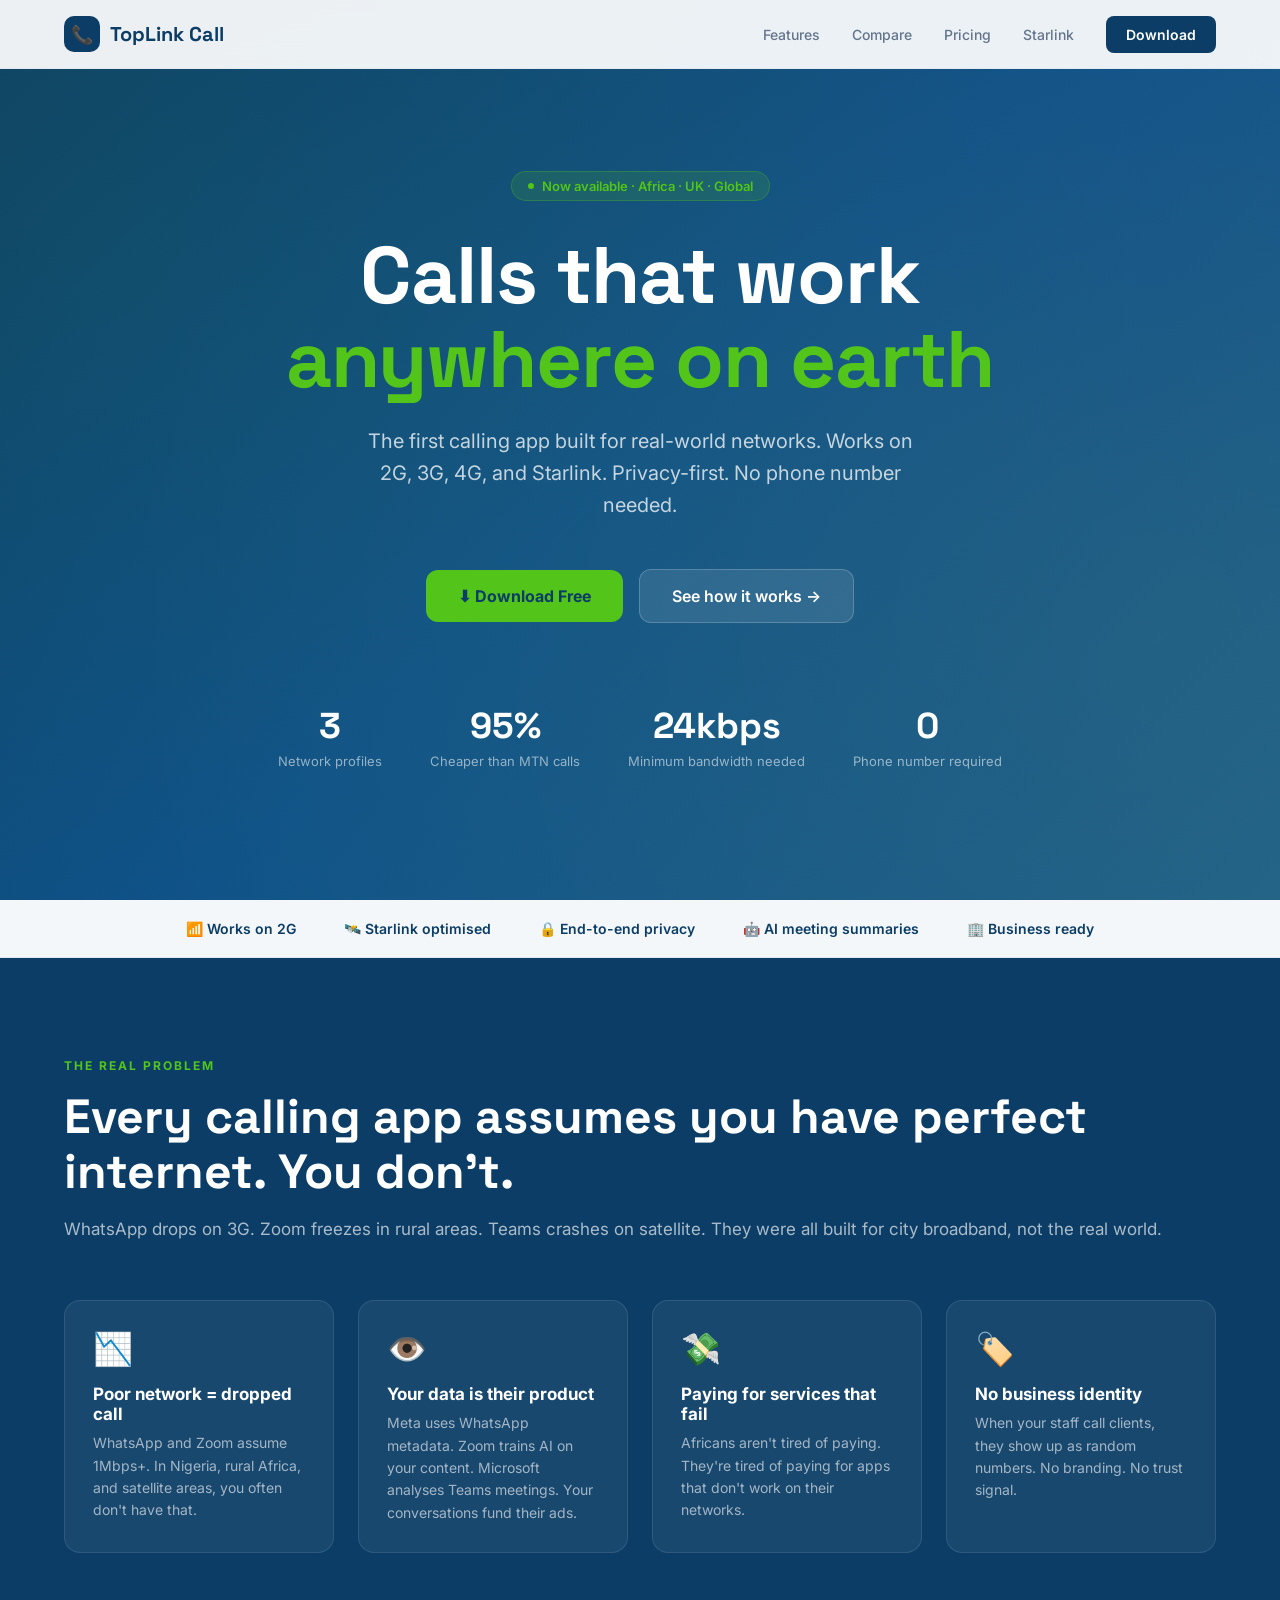
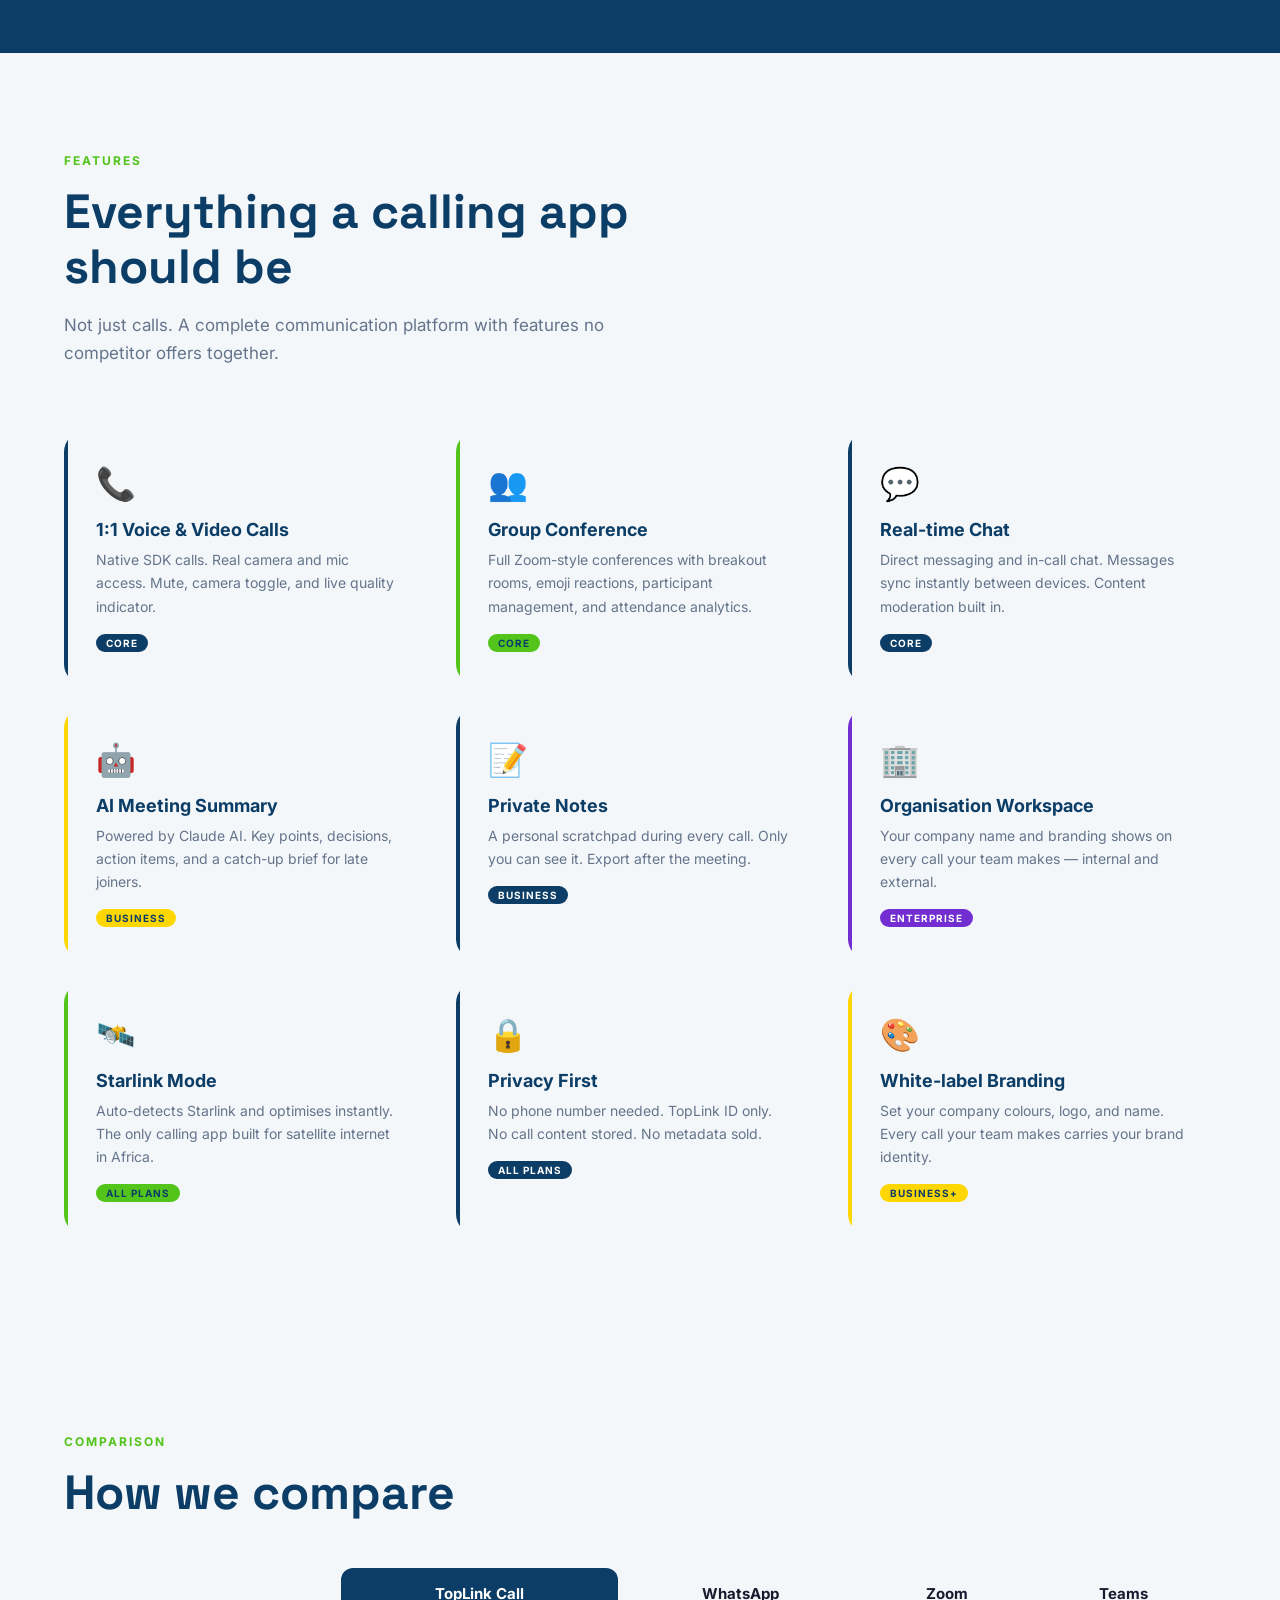
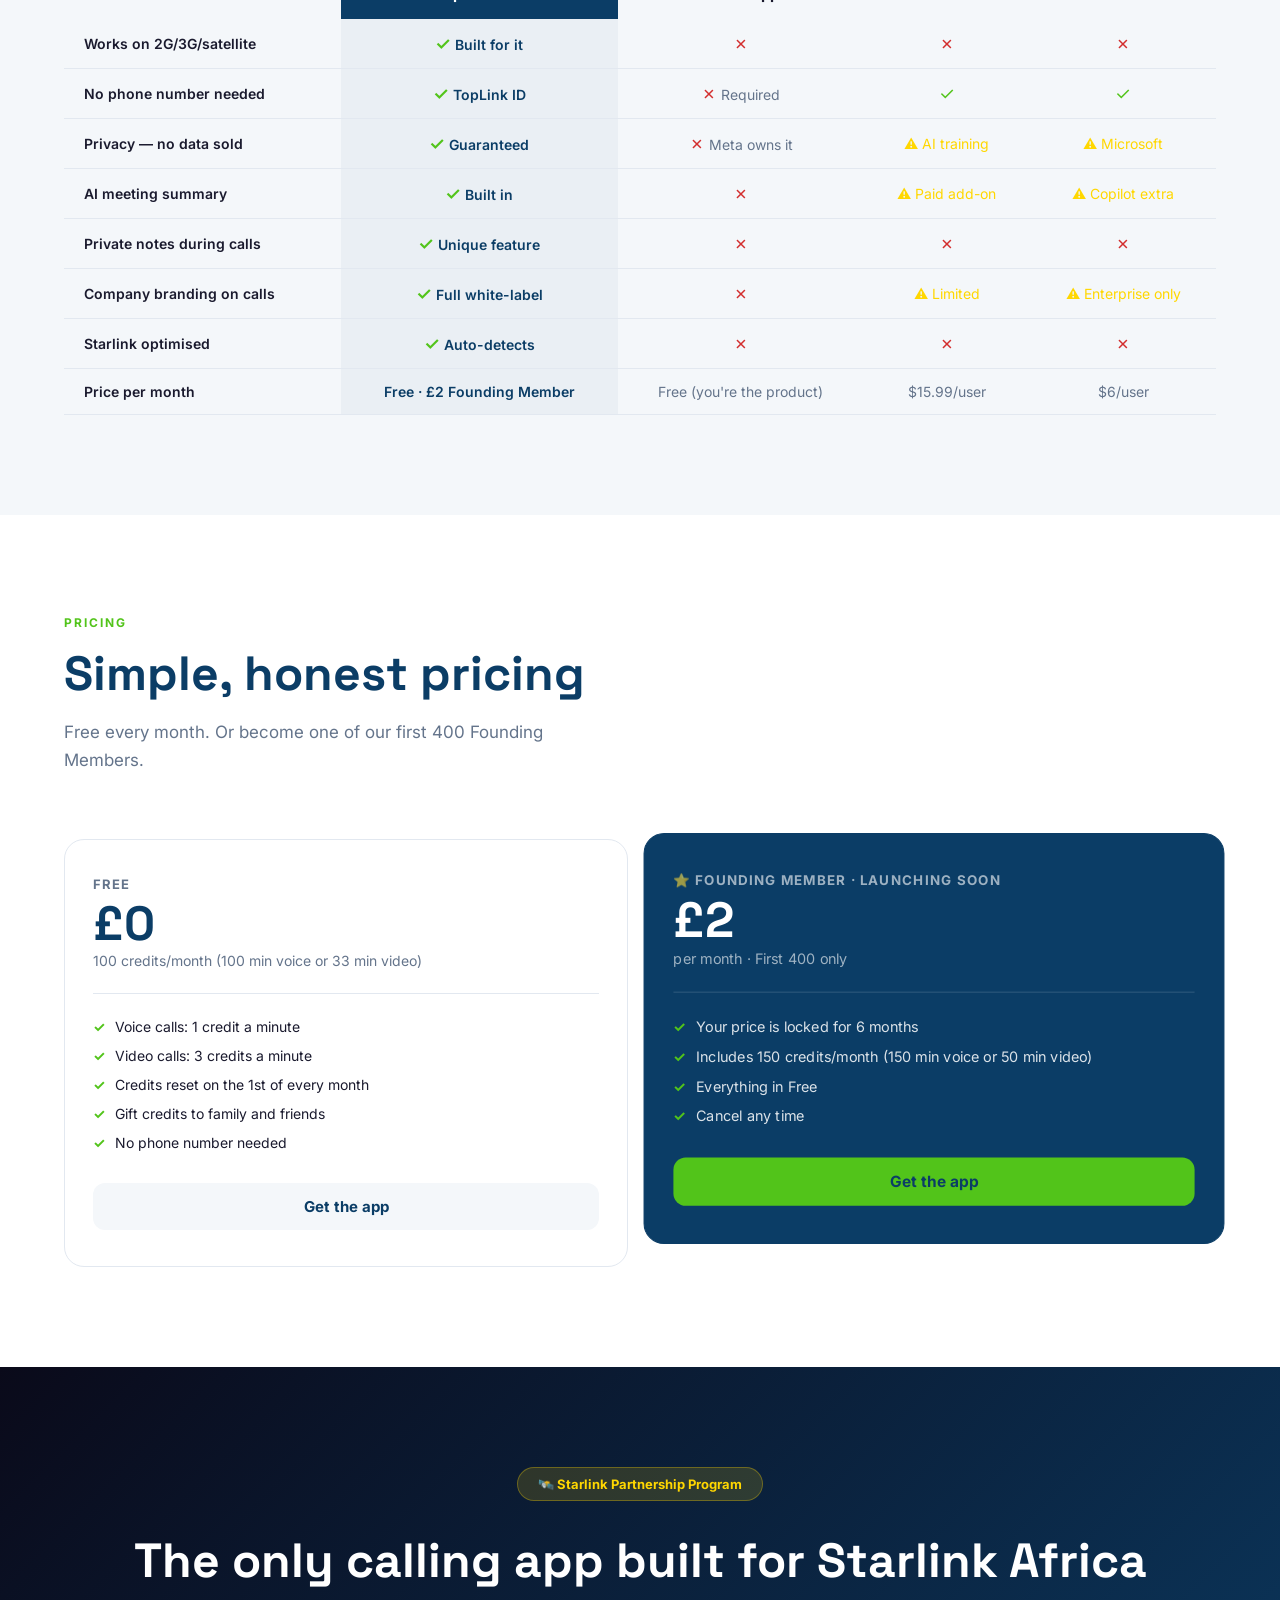
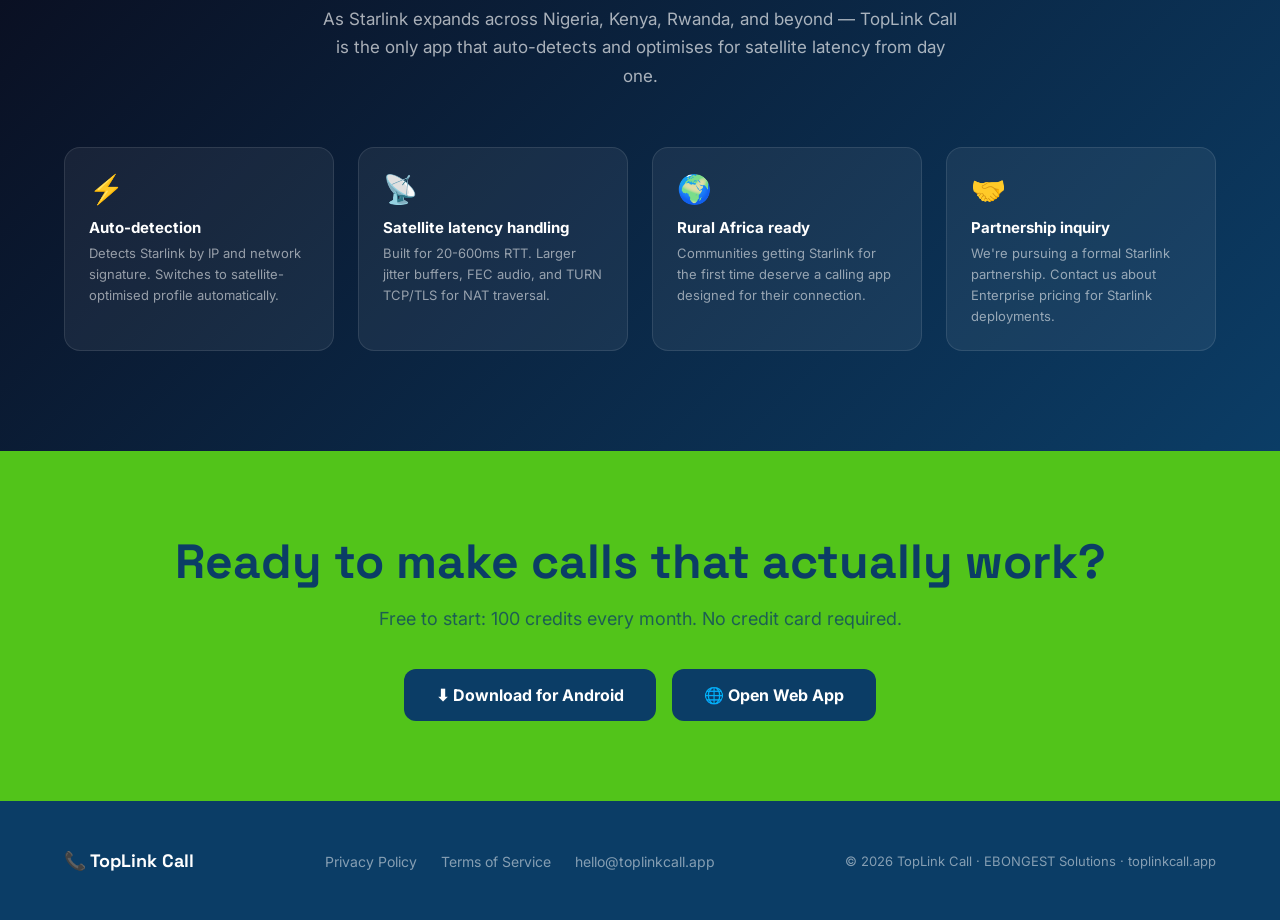
<file: index.html>
<!DOCTYPE html>
<html lang="en">
<head>
  <meta charset="UTF-8" />
  <meta name="viewport" content="width=device-width, initial-scale=1.0" />
  <title>TopLink Call — Calls That Work Anywhere</title>
  <meta name="description" content="The first calling app built for the real world. Works on 2G, 3G, 4G and Starlink. Privacy-first, Africa-optimised, globally competitive." />
  <link rel="preconnect" href="https://fonts.googleapis.com" />
  <link href="https://fonts.googleapis.com/css2?family=Inter:wght@400;500;600;700;800;900&family=Space+Grotesk:wght@400;500;700&display=swap" rel="stylesheet" />
  <style>
    *, *::before, *::after { box-sizing: border-box; margin: 0; padding: 0; }
    :root {
      --navy: #0B3D66; --blue: #1A5F8C; --green: #52C41A;
      --gold: #FFD700; --white: #FFFFFF; --off-white: #F4F7FA;
      --text: #1A1A2E; --muted: #64748B; --border: #E2E8F0;
    }
    html { scroll-behavior: smooth; }
    body { font-family: 'Inter', sans-serif; color: var(--text); background: var(--white); overflow-x: hidden; }
    nav { position: fixed; top: 0; left: 0; right: 0; z-index: 100; display: flex; align-items: center; justify-content: space-between; padding: 16px 5%; background: rgba(255,255,255,0.92); backdrop-filter: blur(12px); border-bottom: 1px solid var(--border); }
    .nav-logo { display: flex; align-items: center; gap: 10px; font-family: 'Space Grotesk', sans-serif; font-weight: 700; font-size: 20px; color: var(--navy); text-decoration: none; }
    .nav-logo-icon { width: 36px; height: 36px; background: var(--navy); border-radius: 10px; display: flex; align-items: center; justify-content: center; font-size: 18px; }
    .nav-links { display: flex; align-items: center; gap: 32px; list-style: none; }
    .nav-links a { font-size: 14px; font-weight: 500; color: var(--muted); text-decoration: none; transition: color 0.2s; }
    .nav-links a:hover { color: var(--navy); }
    .nav-cta { background: var(--navy); color: var(--white) !important; padding: 10px 20px; border-radius: 8px; font-weight: 600 !important; }
    .hero { min-height: 100vh; background: linear-gradient(135deg, var(--navy) 0%, #0D4F8C 50%, #1A5F8C 100%); display: flex; flex-direction: column; align-items: center; justify-content: center; text-align: center; padding: 120px 5% 80px; position: relative; overflow: hidden; }
    .hero::before { content: ''; position: absolute; top: -50%; left: -50%; width: 200%; height: 200%; background: radial-gradient(circle at 30% 40%, rgba(82,196,26,0.08) 0%, transparent 50%), radial-gradient(circle at 70% 60%, rgba(255,215,0,0.06) 0%, transparent 50%); }
    .hero-badge { display: inline-flex; align-items: center; gap: 8px; background: rgba(82,196,26,0.15); border: 1px solid rgba(82,196,26,0.3); color: var(--green); font-size: 13px; font-weight: 600; padding: 6px 16px; border-radius: 100px; margin-bottom: 32px; position: relative; z-index: 1; }
    .hero-badge-dot { width: 6px; height: 6px; background: var(--green); border-radius: 50%; animation: blink 2s infinite; }
    @keyframes blink { 0%, 100% { opacity: 1; } 50% { opacity: 0.3; } }
    h1 { font-family: 'Space Grotesk', sans-serif; font-size: clamp(40px, 8vw, 80px); font-weight: 700; color: var(--white); line-height: 1.05; letter-spacing: -1px; max-width: 900px; position: relative; z-index: 1; }
    h1 span { color: var(--green); }
    .hero-sub { font-size: clamp(16px, 2.5vw, 20px); color: rgba(255,255,255,0.75); max-width: 580px; line-height: 1.6; margin: 24px auto 48px; position: relative; z-index: 1; }
    .hero-actions { display: flex; align-items: center; gap: 16px; flex-wrap: wrap; justify-content: center; position: relative; z-index: 1; }
    .btn-primary { display: inline-flex; align-items: center; gap: 8px; background: var(--green); color: var(--navy); font-weight: 700; font-size: 16px; padding: 16px 32px; border-radius: 12px; text-decoration: none; transition: transform 0.2s, box-shadow 0.2s; }
    .btn-primary:hover { transform: translateY(-2px); box-shadow: 0 12px 32px rgba(82,196,26,0.4); }
    .btn-secondary { display: inline-flex; align-items: center; gap: 8px; background: rgba(255,255,255,0.1); color: var(--white); font-weight: 600; font-size: 16px; padding: 16px 32px; border-radius: 12px; text-decoration: none; border: 1px solid rgba(255,255,255,0.2); transition: background 0.2s; }
    .hero-stats { display: flex; gap: 48px; margin-top: 80px; position: relative; z-index: 1; flex-wrap: wrap; justify-content: center; }
    .hero-stat-num { font-family: 'Space Grotesk', sans-serif; font-size: 36px; font-weight: 700; color: var(--white); }
    .hero-stat-label { font-size: 13px; color: rgba(255,255,255,0.55); margin-top: 4px; }
    .signal-bar { background: var(--off-white); padding: 20px 5%; display: flex; align-items: center; justify-content: center; gap: 48px; flex-wrap: wrap; border-bottom: 1px solid var(--border); }
    .signal-item { display: flex; align-items: center; gap: 10px; font-size: 14px; font-weight: 600; color: var(--navy); }
    section { padding: 100px 5%; }
    .section-eyebrow { font-size: 12px; font-weight: 700; text-transform: uppercase; letter-spacing: 2px; color: var(--green); margin-bottom: 16px; }
    .section-title { font-family: 'Space Grotesk', sans-serif; font-size: clamp(28px, 5vw, 48px); font-weight: 700; color: var(--navy); line-height: 1.15; max-width: 640px; }
    .section-sub { font-size: 17px; color: var(--muted); line-height: 1.7; max-width: 560px; margin-top: 16px; }
    .problem { background: var(--navy); }
    .problem .section-title { color: var(--white); max-width: 100%; }
    .problem .section-sub { color: rgba(255,255,255,0.65); max-width: 100%; }
    .problem-grid { display: grid; grid-template-columns: repeat(auto-fit, minmax(240px, 1fr)); gap: 24px; margin-top: 56px; }
    .problem-card { background: rgba(255,255,255,0.06); border: 1px solid rgba(255,255,255,0.1); border-radius: 16px; padding: 28px; }
    .problem-card-icon { font-size: 32px; margin-bottom: 16px; }
    .problem-card-title { font-size: 17px; font-weight: 700; color: var(--white); margin-bottom: 8px; }
    .problem-card-text { font-size: 14px; color: rgba(255,255,255,0.6); line-height: 1.6; }
    .features-grid { display: grid; grid-template-columns: repeat(auto-fit, minmax(280px, 1fr)); gap: 24px; margin-top: 64px; }
    .feature-card { background: var(--off-white); border-radius: 20px; padding: 32px; position: relative; overflow: hidden; }
    .feature-card::before { content: ''; position: absolute; top: 0; left: 0; width: 4px; height: 100%; background: var(--navy); border-radius: 4px 0 0 4px; }
    .feature-card.green::before { background: var(--green); }
    .feature-card.gold::before { background: var(--gold); }
    .feature-card.purple::before { background: #722ED1; }
    .feature-icon { font-size: 32px; margin-bottom: 16px; }
    .feature-title { font-size: 18px; font-weight: 700; color: var(--navy); margin-bottom: 8px; }
    .feature-text { font-size: 14px; color: var(--muted); line-height: 1.65; }
    .feature-tag { display: inline-block; background: var(--navy); color: var(--white); font-size: 10px; font-weight: 700; text-transform: uppercase; letter-spacing: 1px; padding: 3px 10px; border-radius: 100px; margin-top: 16px; }
    .feature-card.green .feature-tag { background: var(--green); color: var(--navy); }
    .feature-card.gold .feature-tag { background: var(--gold); color: var(--navy); }
    .feature-card.purple .feature-tag { background: #722ED1; }
    .vs-section { background: var(--off-white); }
    .vs-table { width: 100%; border-collapse: collapse; margin-top: 48px; font-size: 14px; }
    .vs-table th { padding: 16px 20px; text-align: center; font-weight: 700; font-size: 15px; }
    .vs-table th:first-child { text-align: left; }
    .vs-table th.highlight { background: var(--navy); color: var(--white); border-radius: 12px 12px 0 0; }
    .vs-table td { padding: 14px 20px; text-align: center; border-bottom: 1px solid var(--border); color: var(--muted); }
    .vs-table td:first-child { text-align: left; font-weight: 600; color: var(--text); }
    .vs-table td.highlight { background: rgba(11,61,102,0.04); color: var(--navy); font-weight: 600; }
    .check { color: var(--green); font-size: 18px; }
    .cross { color: #D32F2F; font-size: 18px; }
    .partial { color: var(--gold); font-size: 14px; }
    .pricing-grid { display: grid; grid-template-columns: repeat(auto-fit, minmax(260px, 1fr)); gap: 24px; margin-top: 64px; align-items: start; }
    .pricing-card { border: 1px solid var(--border); border-radius: 20px; padding: 36px 28px; background: var(--white); }
    .pricing-card.featured { background: var(--navy); border-color: var(--navy); transform: scale(1.03); }
    .pricing-plan { font-size: 13px; font-weight: 700; text-transform: uppercase; letter-spacing: 1px; color: var(--muted); margin-bottom: 8px; }
    .pricing-card.featured .pricing-plan { color: rgba(255,255,255,0.6); }
    .pricing-price { font-family: 'Space Grotesk', sans-serif; font-size: 48px; font-weight: 700; color: var(--navy); line-height: 1; }
    .pricing-card.featured .pricing-price { color: var(--white); }
    .pricing-period { font-size: 14px; color: var(--muted); margin-top: 4px; }
    .pricing-card.featured .pricing-period { color: rgba(255,255,255,0.6); }
    .pricing-divider { height: 1px; background: var(--border); margin: 24px 0; }
    .pricing-card.featured .pricing-divider { background: rgba(255,255,255,0.15); }
    .pricing-features { list-style: none; display: flex; flex-direction: column; gap: 12px; margin-bottom: 32px; }
    .pricing-features li { display: flex; align-items: center; gap: 10px; font-size: 14px; color: var(--text); }
    .pricing-card.featured .pricing-features li { color: rgba(255,255,255,0.85); }
    .pricing-features li::before { content: '✓'; color: var(--green); font-weight: 700; flex-shrink: 0; }
    .pricing-btn { display: block; text-align: center; padding: 14px; border-radius: 12px; font-weight: 700; font-size: 15px; text-decoration: none; background: var(--off-white); color: var(--navy); }
    .pricing-card.featured .pricing-btn { background: var(--green); color: var(--navy); }
    .starlink { background: linear-gradient(135deg, #0a0a1a 0%, #0B3D66 100%); color: var(--white); text-align: center; }
    .starlink .section-title { color: var(--white); max-width: 100%; }
    .starlink .section-sub { color: rgba(255,255,255,0.65); max-width: 640px; margin: 16px auto 0; }
    .starlink-badge { display: inline-flex; align-items: center; gap: 8px; background: rgba(255,215,0,0.15); border: 1px solid rgba(255,215,0,0.3); color: var(--gold); font-size: 13px; font-weight: 700; padding: 8px 20px; border-radius: 100px; margin-bottom: 32px; }
    .starlink-grid { display: grid; grid-template-columns: repeat(auto-fit, minmax(200px, 1fr)); gap: 24px; margin-top: 56px; text-align: left; }
    .starlink-card { background: rgba(255,255,255,0.06); border: 1px solid rgba(255,255,255,0.1); border-radius: 16px; padding: 24px; }
    .starlink-card-icon { font-size: 28px; margin-bottom: 12px; }
    .starlink-card-title { font-size: 15px; font-weight: 700; color: var(--white); margin-bottom: 6px; }
    .starlink-card-text { font-size: 13px; color: rgba(255,255,255,0.55); line-height: 1.6; }
    .cta { background: var(--green); text-align: center; padding: 80px 5%; }
    .cta h2 { font-family: 'Space Grotesk', sans-serif; font-size: clamp(28px, 5vw, 48px); font-weight: 700; color: var(--navy); margin-bottom: 16px; }
    .cta p { font-size: 18px; color: rgba(11,61,102,0.75); margin-bottom: 40px; }
    .cta-actions { display: flex; gap: 16px; justify-content: center; flex-wrap: wrap; }
    .btn-dark { display: inline-flex; align-items: center; gap: 8px; background: var(--navy); color: var(--white); font-weight: 700; font-size: 16px; padding: 16px 32px; border-radius: 12px; text-decoration: none; }
    footer { background: var(--navy); color: rgba(255,255,255,0.5); padding: 48px 5%; display: flex; align-items: center; justify-content: space-between; flex-wrap: wrap; gap: 24px; }
    .footer-logo { font-family: 'Space Grotesk', sans-serif; font-weight: 700; font-size: 18px; color: var(--white); }
    .footer-links { display: flex; gap: 24px; list-style: none; }
    .footer-links a { color: rgba(255,255,255,0.5); text-decoration: none; font-size: 14px; }
    .footer-copy { font-size: 13px; }
    @media (max-width: 768px) { .nav-links { display: none; } .pricing-card.featured { transform: none; } footer { flex-direction: column; text-align: center; } }
  </style>
</head>
<body>
<nav>
  <a href="/" class="nav-logo">
    <div class="nav-logo-icon">📞</div>
    TopLink Call
  </a>
  <ul class="nav-links">
    <li><a href="#features">Features</a></li>
    <li><a href="#compare">Compare</a></li>
    <li><a href="#pricing">Pricing</a></li>
    <li><a href="#starlink">Starlink</a></li>
    <li><a href="#download" class="nav-cta">Download</a></li>
  </ul>
</nav>

<section class="hero">
  <div class="hero-badge"><span class="hero-badge-dot"></span>Now available · Africa · UK · Global</div>
  <h1>Calls that work<br /><span>anywhere on earth</span></h1>
  <p class="hero-sub">The first calling app built for real-world networks. Works on 2G, 3G, 4G, and Starlink. Privacy-first. No phone number needed.</p>
  <div class="hero-actions">
    <a href="#download" class="btn-primary">⬇ Download Free</a>
    <a href="#features" class="btn-secondary">See how it works →</a>
  </div>
  <div class="hero-stats">
    <div class="hero-stat"><div class="hero-stat-num">3</div><div class="hero-stat-label">Network profiles</div></div>
    <div class="hero-stat"><div class="hero-stat-num">95%</div><div class="hero-stat-label">Cheaper than MTN calls</div></div>
    <div class="hero-stat"><div class="hero-stat-num">24kbps</div><div class="hero-stat-label">Minimum bandwidth needed</div></div>
    <div class="hero-stat"><div class="hero-stat-num">0</div><div class="hero-stat-label">Phone number required</div></div>
  </div>
</section>

<div class="signal-bar">
  <div class="signal-item">📶 Works on 2G</div>
  <div class="signal-item">🛰️ Starlink optimised</div>
  <div class="signal-item">🔒 End-to-end privacy</div>
  <div class="signal-item">🤖 AI meeting summaries</div>
  <div class="signal-item">🏢 Business ready</div>
</div>

<section class="problem" id="problem">
  <p class="section-eyebrow">The real problem</p>
  <h2 class="section-title">Every calling app assumes you have perfect internet. You don't.</h2>
  <p class="section-sub">WhatsApp drops on 3G. Zoom freezes in rural areas. Teams crashes on satellite. They were all built for city broadband, not the real world.</p>
  <div class="problem-grid">
    <div class="problem-card"><div class="problem-card-icon">📉</div><div class="problem-card-title">Poor network = dropped call</div><div class="problem-card-text">WhatsApp and Zoom assume 1Mbps+. In Nigeria, rural Africa, and satellite areas, you often don't have that.</div></div>
    <div class="problem-card"><div class="problem-card-icon">👁️</div><div class="problem-card-title">Your data is their product</div><div class="problem-card-text">Meta uses WhatsApp metadata. Zoom trains AI on your content. Microsoft analyses Teams meetings. Your conversations fund their ads.</div></div>
    <div class="problem-card"><div class="problem-card-icon">💸</div><div class="problem-card-title">Paying for services that fail</div><div class="problem-card-text">Africans aren't tired of paying. They're tired of paying for apps that don't work on their networks.</div></div>
    <div class="problem-card"><div class="problem-card-icon">🏷️</div><div class="problem-card-title">No business identity</div><div class="problem-card-text">When your staff call clients, they show up as random numbers. No branding. No trust signal.</div></div>
  </div>
</section>

<section id="features" style="background: var(--off-white);">
  <p class="section-eyebrow">Features</p>
  <h2 class="section-title">Everything a calling app should be</h2>
  <p class="section-sub">Not just calls. A complete communication platform with features no competitor offers together.</p>
  <div class="features-grid">
    <div class="feature-card"><div class="feature-icon">📞</div><div class="feature-title">1:1 Voice & Video Calls</div><div class="feature-text">Native SDK calls. Real camera and mic access. Mute, camera toggle, and live quality indicator.</div><span class="feature-tag">Core</span></div>
    <div class="feature-card green"><div class="feature-icon">👥</div><div class="feature-title">Group Conference</div><div class="feature-text">Full Zoom-style conferences with breakout rooms, emoji reactions, participant management, and attendance analytics.</div><span class="feature-tag">Core</span></div>
    <div class="feature-card"><div class="feature-icon">💬</div><div class="feature-title">Real-time Chat</div><div class="feature-text">Direct messaging and in-call chat. Messages sync instantly between devices. Content moderation built in.</div><span class="feature-tag">Core</span></div>
    <div class="feature-card gold"><div class="feature-icon">🤖</div><div class="feature-title">AI Meeting Summary</div><div class="feature-text">Powered by Claude AI. Key points, decisions, action items, and a catch-up brief for late joiners.</div><span class="feature-tag">Business</span></div>
    <div class="feature-card"><div class="feature-icon">📝</div><div class="feature-title">Private Notes</div><div class="feature-text">A personal scratchpad during every call. Only you can see it. Export after the meeting.</div><span class="feature-tag">Business</span></div>
    <div class="feature-card purple"><div class="feature-icon">🏢</div><div class="feature-title">Organisation Workspace</div><div class="feature-text">Your company name and branding shows on every call your team makes — internal and external.</div><span class="feature-tag">Enterprise</span></div>
    <div class="feature-card green"><div class="feature-icon">🛰️</div><div class="feature-title">Starlink Mode</div><div class="feature-text">Auto-detects Starlink and optimises instantly. The only calling app built for satellite internet in Africa.</div><span class="feature-tag">All plans</span></div>
    <div class="feature-card"><div class="feature-icon">🔒</div><div class="feature-title">Privacy First</div><div class="feature-text">No phone number needed. TopLink ID only. No call content stored. No metadata sold.</div><span class="feature-tag">All plans</span></div>
    <div class="feature-card gold"><div class="feature-icon">🎨</div><div class="feature-title">White-label Branding</div><div class="feature-text">Set your company colours, logo, and name. Every call your team makes carries your brand identity.</div><span class="feature-tag">Business+</span></div>
  </div>
</section>

<section class="vs-section" id="compare">
  <p class="section-eyebrow">Comparison</p>
  <h2 class="section-title">How we compare</h2>
  <table class="vs-table">
    <thead>
      <tr>
        <th></th>
        <th class="highlight">TopLink Call</th>
        <th>WhatsApp</th>
        <th>Zoom</th>
        <th>Teams</th>
      </tr>
    </thead>
    <tbody>
      <tr><td>Works on 2G/3G/satellite</td><td class="highlight"><span class="check">✓</span> Built for it</td><td><span class="cross">✗</span></td><td><span class="cross">✗</span></td><td><span class="cross">✗</span></td></tr>
      <tr><td>No phone number needed</td><td class="highlight"><span class="check">✓</span> TopLink ID</td><td><span class="cross">✗</span> Required</td><td><span class="check">✓</span></td><td><span class="check">✓</span></td></tr>
      <tr><td>Privacy — no data sold</td><td class="highlight"><span class="check">✓</span> Guaranteed</td><td><span class="cross">✗</span> Meta owns it</td><td><span class="partial">⚠ AI training</span></td><td><span class="partial">⚠ Microsoft</span></td></tr>
      <tr><td>AI meeting summary</td><td class="highlight"><span class="check">✓</span> Built in</td><td><span class="cross">✗</span></td><td><span class="partial">⚠ Paid add-on</span></td><td><span class="partial">⚠ Copilot extra</span></td></tr>
      <tr><td>Private notes during calls</td><td class="highlight"><span class="check">✓</span> Unique feature</td><td><span class="cross">✗</span></td><td><span class="cross">✗</span></td><td><span class="cross">✗</span></td></tr>
      <tr><td>Company branding on calls</td><td class="highlight"><span class="check">✓</span> Full white-label</td><td><span class="cross">✗</span></td><td><span class="partial">⚠ Limited</span></td><td><span class="partial">⚠ Enterprise only</span></td></tr>
      <tr><td>Starlink optimised</td><td class="highlight"><span class="check">✓</span> Auto-detects</td><td><span class="cross">✗</span></td><td><span class="cross">✗</span></td><td><span class="cross">✗</span></td></tr>
      <tr><td>Price per month</td><td class="highlight">Free · £2 Founding Member</td><td>Free (you're the product)</td><td>$15.99/user</td><td>$6/user</td></tr>
    </tbody>
  </table>
</section>

<section id="pricing">
  <p class="section-eyebrow">Pricing</p>
  <h2 class="section-title">Simple, honest pricing</h2>
  <p class="section-sub">Free every month. Or become one of our first 400 Founding Members.</p>
  <div class="pricing-grid">

    <div class="pricing-card">
      <div class="pricing-plan">Free</div>
      <div class="pricing-price">£0</div>
      <div class="pricing-period">100 credits/month (100 min voice or 33 min video)</div>
      <div class="pricing-divider"></div>
      <ul class="pricing-features">
        <li>Voice calls: 1 credit a minute</li>
        <li>Video calls: 3 credits a minute</li>
        <li>Credits reset on the 1st of every month</li>
        <li>Gift credits to family and friends</li>
        <li>No phone number needed</li>
      </ul>
      <a href="#download" class="pricing-btn">Get the app</a>
    </div>

    <div class="pricing-card featured">
      <div class="pricing-plan">⭐ Founding Member · Launching soon</div>
      <div class="pricing-price">£2</div>
      <div class="pricing-period">per month · First 400 only</div>
      <div class="pricing-divider"></div>
      <ul class="pricing-features">
        <li>Your price is locked for 6 months</li>
        <li>Includes 150 credits/month (150 min voice or 50 min video)</li>
        <li>Everything in Free</li>
        <li>Cancel any time</li>
      </ul>
      <a href="#download" class="pricing-btn">Get the app</a>
    </div>

  </div>
</section>

<section class="starlink" id="starlink">
  <div class="starlink-badge">🛰️ Starlink Partnership Program</div>
  <h2 class="section-title">The only calling app built for Starlink Africa</h2>
  <p class="section-sub">As Starlink expands across Nigeria, Kenya, Rwanda, and beyond — TopLink Call is the only app that auto-detects and optimises for satellite latency from day one.</p>
  <div class="starlink-grid">
    <div class="starlink-card"><div class="starlink-card-icon">⚡</div><div class="starlink-card-title">Auto-detection</div><div class="starlink-card-text">Detects Starlink by IP and network signature. Switches to satellite-optimised profile automatically.</div></div>
    <div class="starlink-card"><div class="starlink-card-icon">📡</div><div class="starlink-card-title">Satellite latency handling</div><div class="starlink-card-text">Built for 20-600ms RTT. Larger jitter buffers, FEC audio, and TURN TCP/TLS for NAT traversal.</div></div>
    <div class="starlink-card"><div class="starlink-card-icon">🌍</div><div class="starlink-card-title">Rural Africa ready</div><div class="starlink-card-text">Communities getting Starlink for the first time deserve a calling app designed for their connection.</div></div>
    <div class="starlink-card"><div class="starlink-card-icon">🤝</div><div class="starlink-card-title">Partnership inquiry</div><div class="starlink-card-text">We're pursuing a formal Starlink partnership. Contact us about Enterprise pricing for Starlink deployments.</div></div>
  </div>
</section>

<section class="cta" id="download">
  <h2>Ready to make calls that actually work?</h2>
  <p>Free to start: 100 credits every month. No credit card required.</p>
  <div class="cta-actions">
    <a href="https://expo.dev/accounts/ebongest/projects/toplink-call-privacy-hub/builds" class="btn-dark">⬇ Download for Android</a>
    <a href="https://app.toplinkcall.app" class="btn-dark">🌐 Open Web App</a>
  </div>
</section>

<footer>
  <div class="footer-logo">📞 TopLink Call</div>
  <ul class="footer-links">
    <li><a href="/privacy">Privacy Policy</a></li>
    <li><a href="/privacy">Terms of Service</a></li>
    <li><a href="mailto:hello@toplinkcall.app">hello@toplinkcall.app</a></li>
  </ul>
  <div class="footer-copy">© 2026 TopLink Call · EBONGEST Solutions · toplinkcall.app</div>
</footer>
</body>
</html>
</file>
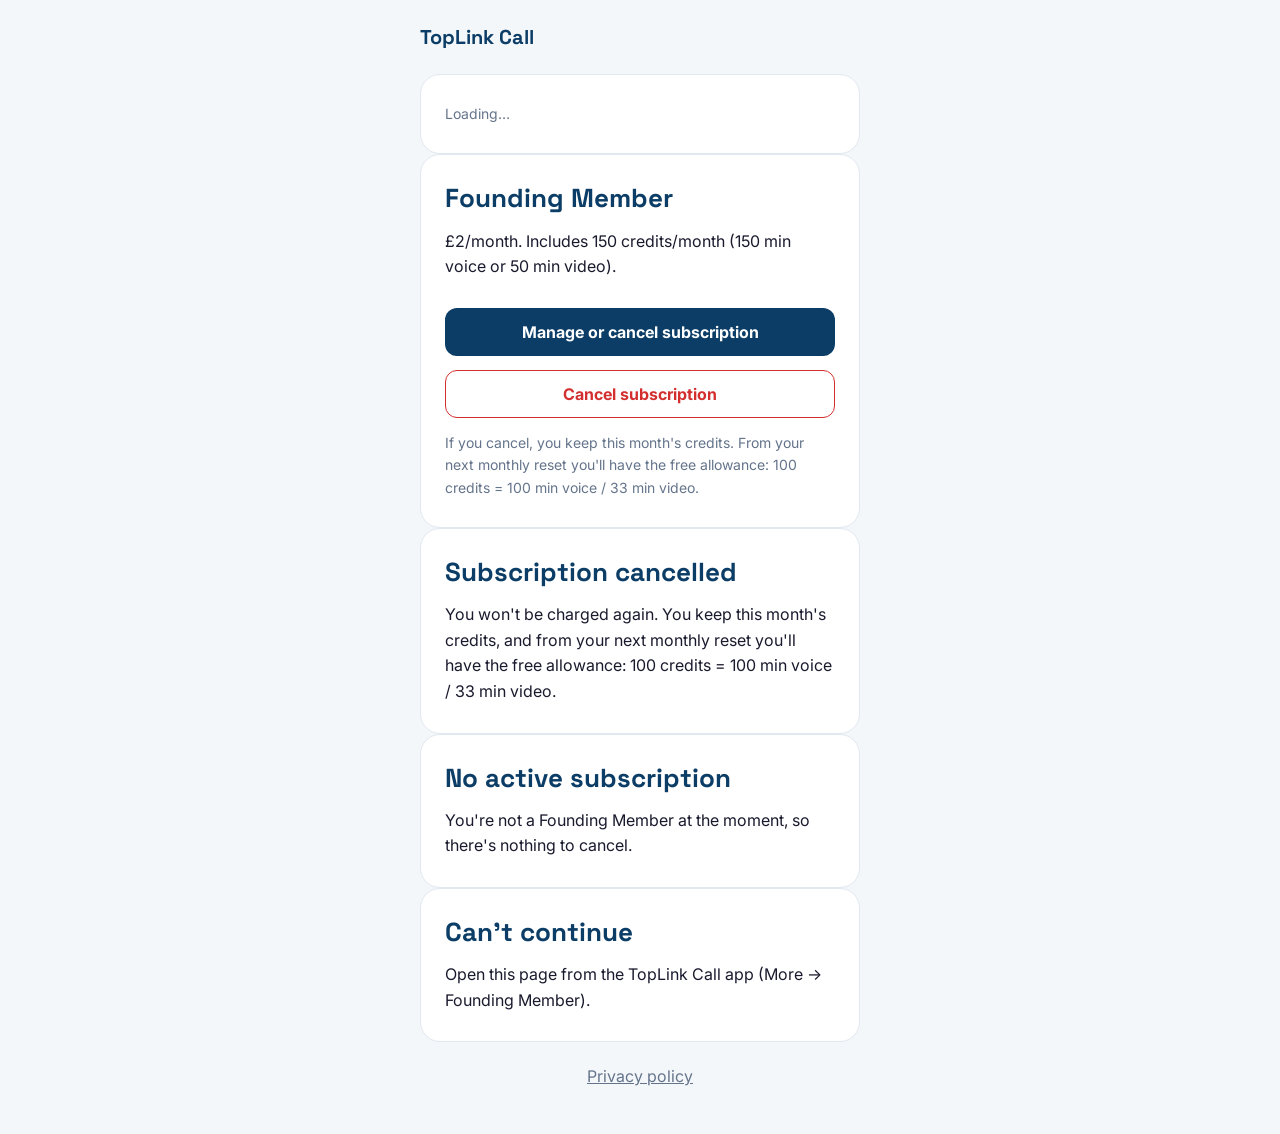
<file: account/index.html>
<!DOCTYPE html>
<html lang="en">
<head>
  <meta charset="UTF-8" />
  <meta name="viewport" content="width=device-width, initial-scale=1.0" />
  <meta name="robots" content="noindex" />
  <title>Your Subscription — TopLink Call</title>
  <link rel="preconnect" href="https://fonts.googleapis.com" />
  <link href="https://fonts.googleapis.com/css2?family=Inter:wght@400;600;700&family=Space+Grotesk:wght@700&display=swap" rel="stylesheet" />
  <link rel="stylesheet" href="/billing/billing.css" />
</head>
<body>
  <header><a class="logo" href="/">TopLink Call</a></header>
  <main>
    <div class="card" data-view="loading"><p class="muted">Loading…</p></div>

    <div class="card" data-view="active" hidden>
      <h1>Founding Member</h1>
      <p>£2/month. Includes 150 credits/month (150 min voice or 50 min video).</p>
      <p class="muted" id="locked"></p>
      <p class="note" id="status-note" hidden></p>
      <p class="error" id="account-error" hidden></p>
      <!-- Stripe: the Customer Portal handles cancelling and card changes. -->
      <button class="primary" id="portal" hidden>Manage or cancel subscription</button>
      <!-- Paystack: cancelled through Paystack's API by web-billing. -->
      <button class="danger" id="cancel" hidden>Cancel subscription</button>
      <p class="muted">If you cancel, you keep this month's credits. From your next monthly reset you'll have the free allowance: <span id="free-credits"></span>.</p>
    </div>

    <div class="card" data-view="cancelled" hidden>
      <h1>Subscription cancelled</h1>
      <p>You won't be charged again. You keep this month's credits, and from your next monthly reset you'll have the free allowance: <span id="free-credits-2"></span>.</p>
    </div>

    <div class="card" data-view="none" hidden>
      <h1>No active subscription</h1>
      <p>You're not a Founding Member at the moment, so there's nothing to cancel.</p>
    </div>

    <div class="card" data-view="error" hidden>
      <h1>Can't continue</h1>
      <p id="error-text"></p>
    </div>
  </main>
  <footer><a href="/privacy.html">Privacy policy</a></footer>

  <script src="/billing/billing.js"></script>
  <script>
    (async () => {
      setText('free-credits', creditEquivalents(100));
      setText('free-credits-2', creditEquivalents(100));

      const { ok, data } = await billing('status');
      if (!ok) {
        setText('error-text', data.error || 'Something went wrong. Please try again.');
        return show('error');
      }
      if (!data.subscribed) return show('none');

      const date = iso => new Date(iso).toLocaleDateString(undefined, { day: 'numeric', month: 'long', year: 'numeric' });
      if (data.priceLockedUntil) setText('locked', `Your price is locked until ${date(data.priceLockedUntil)}.`);

      const note = document.getElementById('status-note');
      if (data.cancelAtPeriodEnd) {
        note.textContent = data.currentPeriodEnd
          ? `Cancelled. Your membership ends on ${date(data.currentPeriodEnd)}.`
          : 'Cancelled. Your membership ends at the end of this billing period.';
        note.hidden = false;
      } else if (data.status === 'past_due') {
        note.textContent = "Your last payment didn't go through. Update your card to stay a Founding Member.";
        note.hidden = false;
      }

      const error = document.getElementById('account-error');
      const fail = (message, button, label) => {
        error.textContent = message || 'Something went wrong. Please try again.';
        error.hidden = false;
        busy(button, false, label);
      };

      if (data.provider === 'stripe') {
        const portal = document.getElementById('portal');
        portal.hidden = false;
        portal.addEventListener('click', async () => {
          error.hidden = true;
          busy(portal, true, 'Opening…');
          const result = await billing('portal');
          if (result.ok && result.data.url) location.href = result.data.url;
          else fail(result.data.error, portal, 'Manage or cancel subscription');
        });
      } else if (!data.cancelAtPeriodEnd) {
        const cancel = document.getElementById('cancel');
        cancel.hidden = false;
        cancel.addEventListener('click', async () => {
          if (!confirm('Cancel your Founding Member subscription? Founding Member slots are limited, so you may not get one back.')) return;
          error.hidden = true;
          busy(cancel, true, 'Cancelling…');
          const result = await billing('cancel');
          if (result.ok && result.data.cancelled) show('cancelled');
          else fail(result.data.error, cancel, 'Cancel subscription');
        });
      }
      show('active');
    })();
  </script>
</body>
</html>
</file>
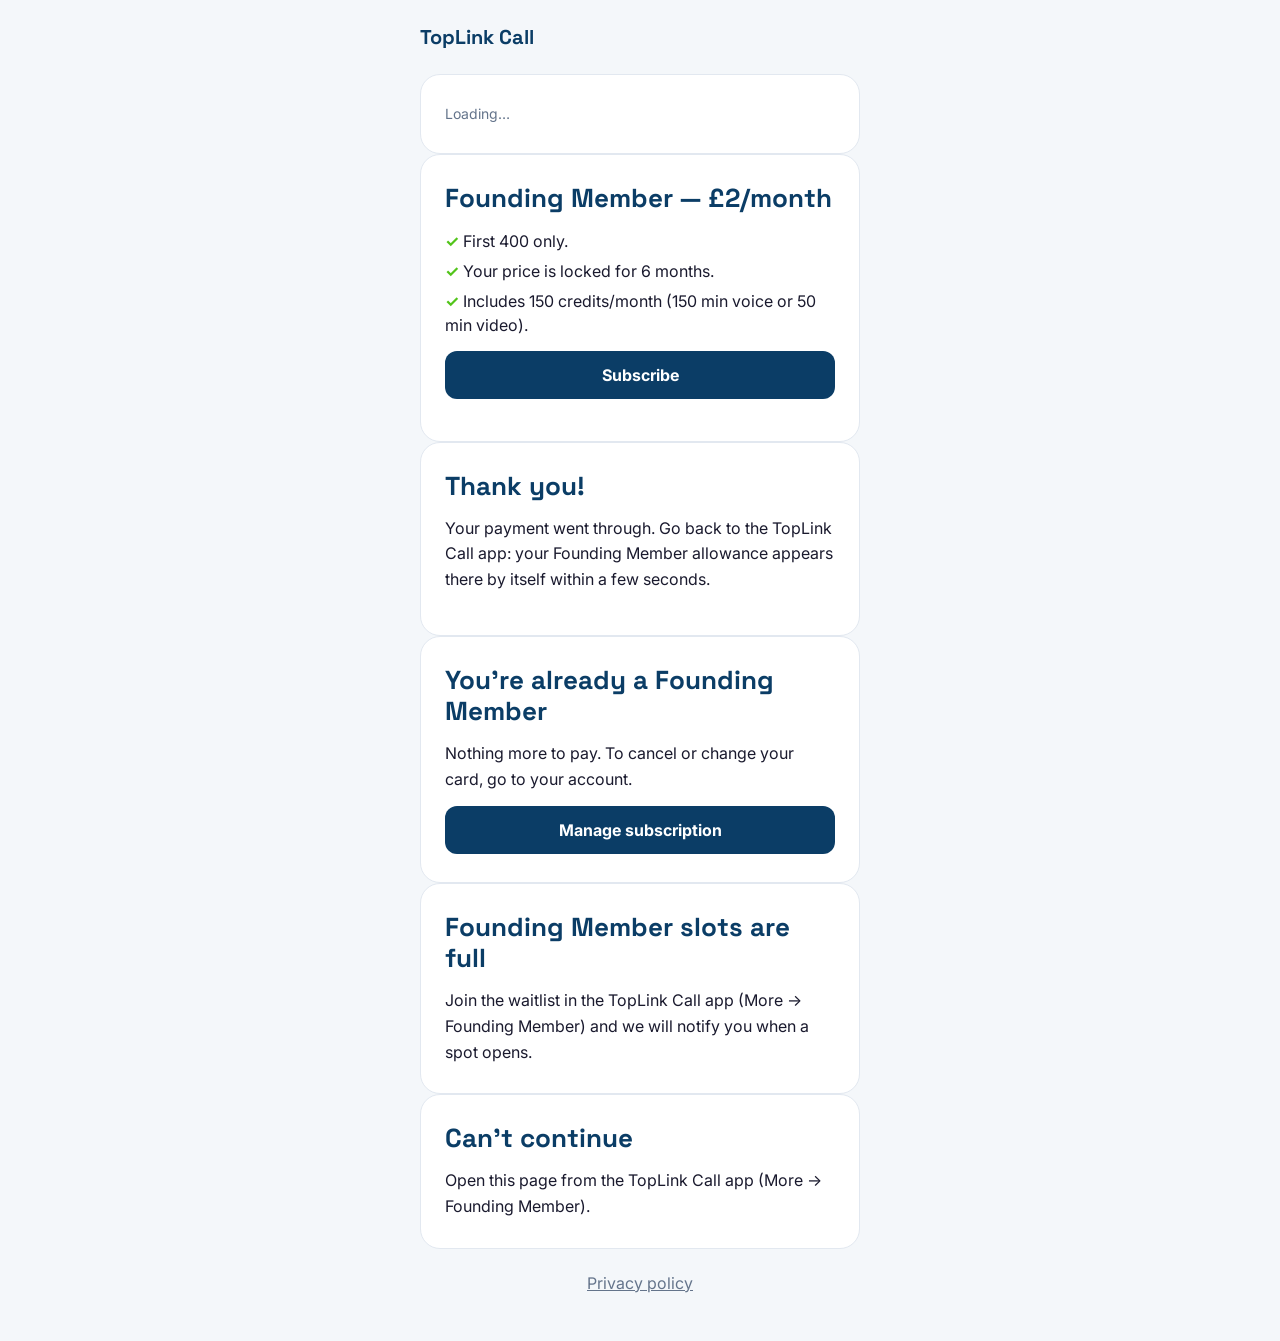
<file: subscribe/index.html>
<!DOCTYPE html>
<html lang="en">
<head>
  <meta charset="UTF-8" />
  <meta name="viewport" content="width=device-width, initial-scale=1.0" />
  <meta name="robots" content="noindex" />
  <title>Founding Member — TopLink Call</title>
  <link rel="preconnect" href="https://fonts.googleapis.com" />
  <link href="https://fonts.googleapis.com/css2?family=Inter:wght@400;600;700&family=Space+Grotesk:wght@700&display=swap" rel="stylesheet" />
  <link rel="stylesheet" href="/billing/billing.css" />
</head>
<body>
  <header><a class="logo" href="/">TopLink Call</a></header>
  <main>
    <div class="card" data-view="loading"><p class="muted">Loading…</p></div>

    <!-- Founder's wording, 2026-10-08. Keep it exactly, here and in the app. -->
    <div class="card" data-view="offer" hidden>
      <h1>Founding Member — £2/month</h1>
      <ul class="offer">
        <li>First 400 only.</li>
        <li>Your price is locked for 6 months.</li>
        <li>Includes 150 credits/month (150 min voice or 50 min video).</li>
      </ul>
      <p class="note" id="cancelled-note" hidden>Payment cancelled. Nothing was charged.</p>
      <div id="email-field" hidden>
        <label for="email">Email for your Paystack receipt</label>
        <input id="email" type="email" autocomplete="email" inputmode="email" placeholder="you@example.com" />
      </div>
      <p class="error" id="offer-error" hidden></p>
      <button class="primary" id="subscribe">Subscribe</button>
      <p class="muted" id="provider-note"></p>
    </div>

    <div class="card" data-view="done" hidden>
      <h1>Thank you!</h1>
      <p>Your payment went through. Go back to the TopLink Call app: your Founding Member allowance appears there by itself within a few seconds.</p>
      <p class="muted" id="done-credits"></p>
    </div>

    <div class="card" data-view="member" hidden>
      <h1>You're already a Founding Member</h1>
      <p>Nothing more to pay. To cancel or change your card, go to your account.</p>
      <a class="button primary" href="/account/">Manage subscription</a>
    </div>

    <div class="card" data-view="full" hidden>
      <h1>Founding Member slots are full</h1>
      <p>Join the waitlist in the TopLink Call app (More → Founding Member) and we will notify you when a spot opens.</p>
    </div>

    <div class="card" data-view="error" hidden>
      <h1>Can't continue</h1>
      <p id="error-text"></p>
    </div>
  </main>
  <footer><a href="/privacy.html">Privacy policy</a></footer>

  <script src="/billing/billing.js"></script>
  <script>
    (async () => {
      const params = new URLSearchParams(location.search);

      // Back from Stripe Checkout / Paystack after paying. The webhook does
      // the rest; the app watches for it.
      if (params.get('done')) {
        setText('done-credits', creditEquivalents(150) + ' every month.');
        return show('done');
      }

      const { ok, data } = await billing('status');
      if (!ok) {
        setText('error-text', data.error || 'Something went wrong. Please try again.');
        return show('error');
      }
      if (data.subscribed) return show('member');
      if (data.full) return show('full');

      const paystack = data.provider === 'paystack';
      document.getElementById('email-field').hidden = !paystack;
      document.getElementById('cancelled-note').hidden = !params.get('cancelled');
      setText('provider-note', (paystack ? 'Secure payment by Paystack.' : 'Secure payment by Stripe.')
        + ' We never see or store your card details. Cancel any time from your account.');
      show('offer');

      const button = document.getElementById('subscribe');
      const error = document.getElementById('offer-error');
      button.addEventListener('click', async () => {
        error.hidden = true;
        const email = document.getElementById('email').value.trim();
        if (paystack && !/^[^@\s]+@[^@\s]+\.[^@\s]+$/.test(email)) {
          error.textContent = 'Please enter a valid email address.';
          error.hidden = false;
          return;
        }
        busy(button, true, 'Opening secure checkout…');
        const result = await billing('checkout', paystack ? { email } : {});
        if (result.ok && result.data.url) {
          location.href = result.data.url;
          return;
        }
        if (result.data.reason === 'full') return show('full');
        if (result.data.reason === 'already_subscribed') return show('member');
        error.textContent = result.data.error || 'Something went wrong. Please try again.';
        error.hidden = false;
        busy(button, false, 'Subscribe');
      });
    })();
  </script>
</body>
</html>
</file>
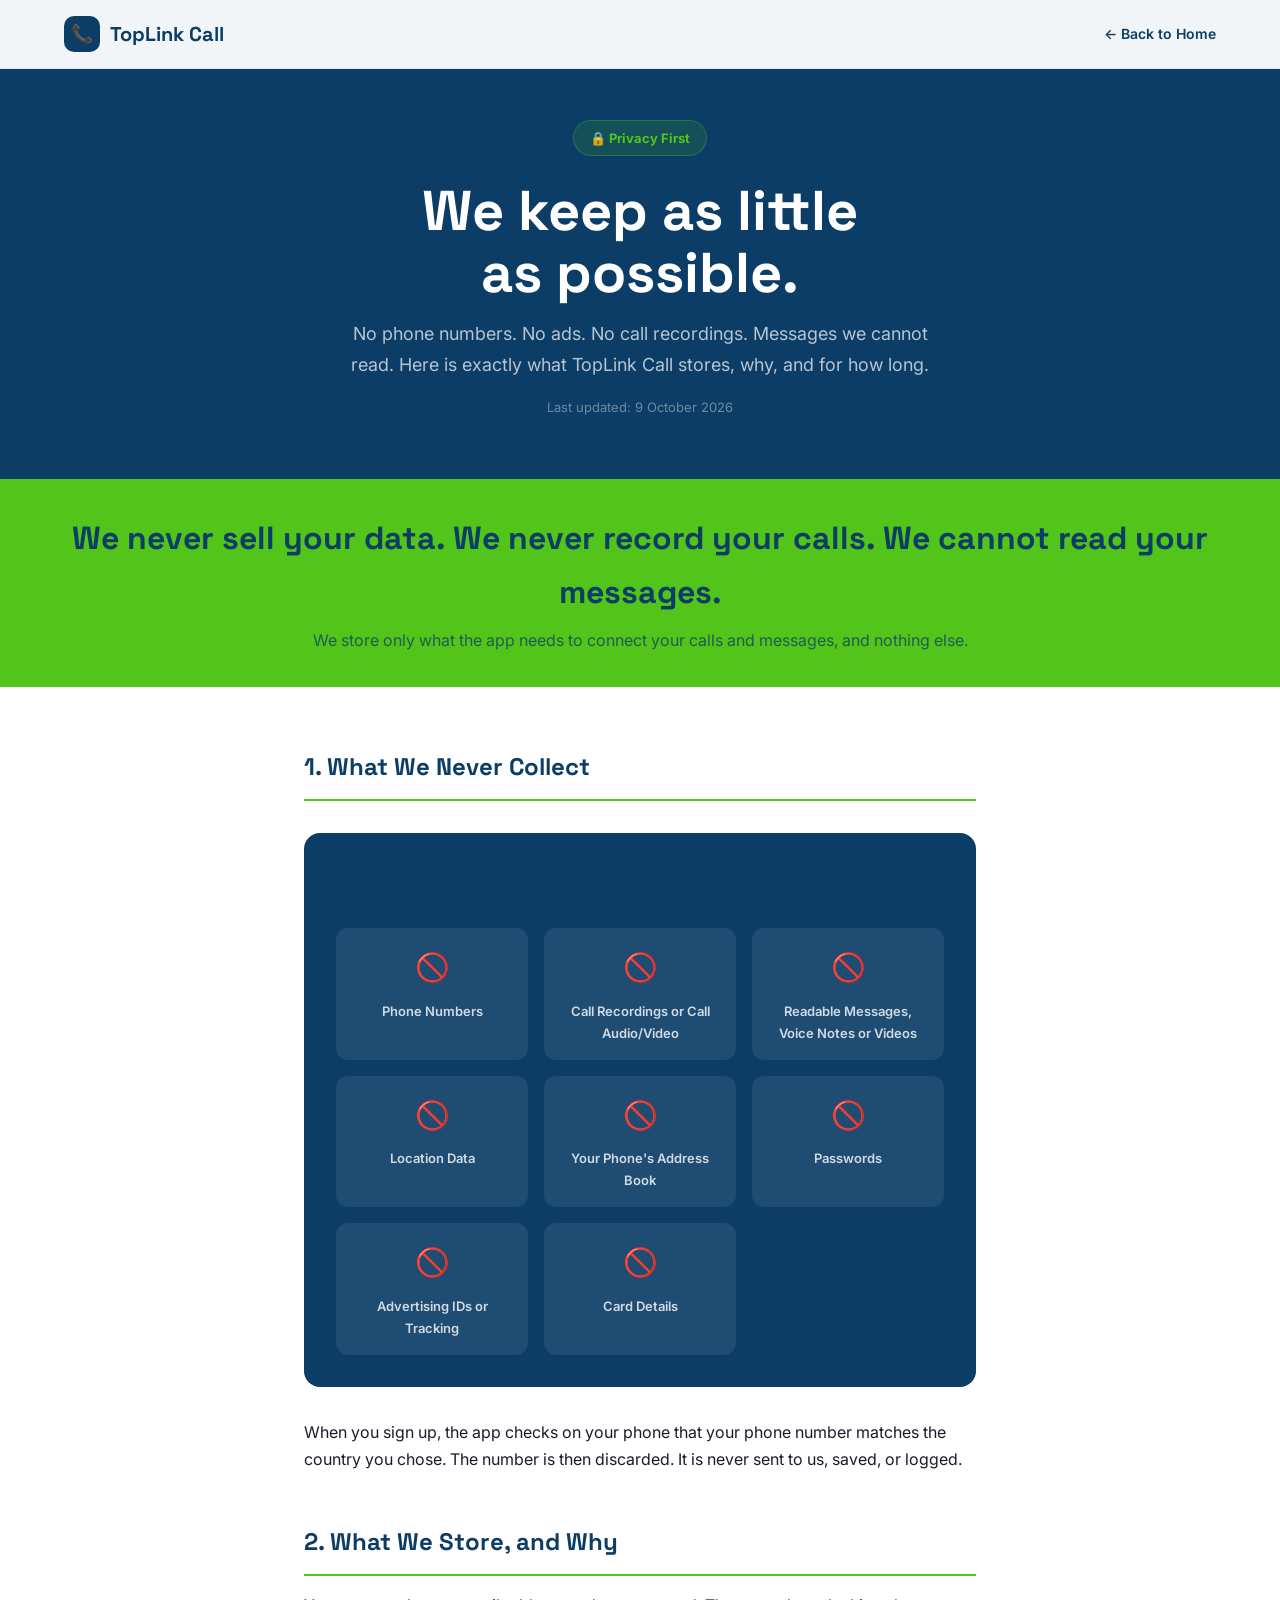
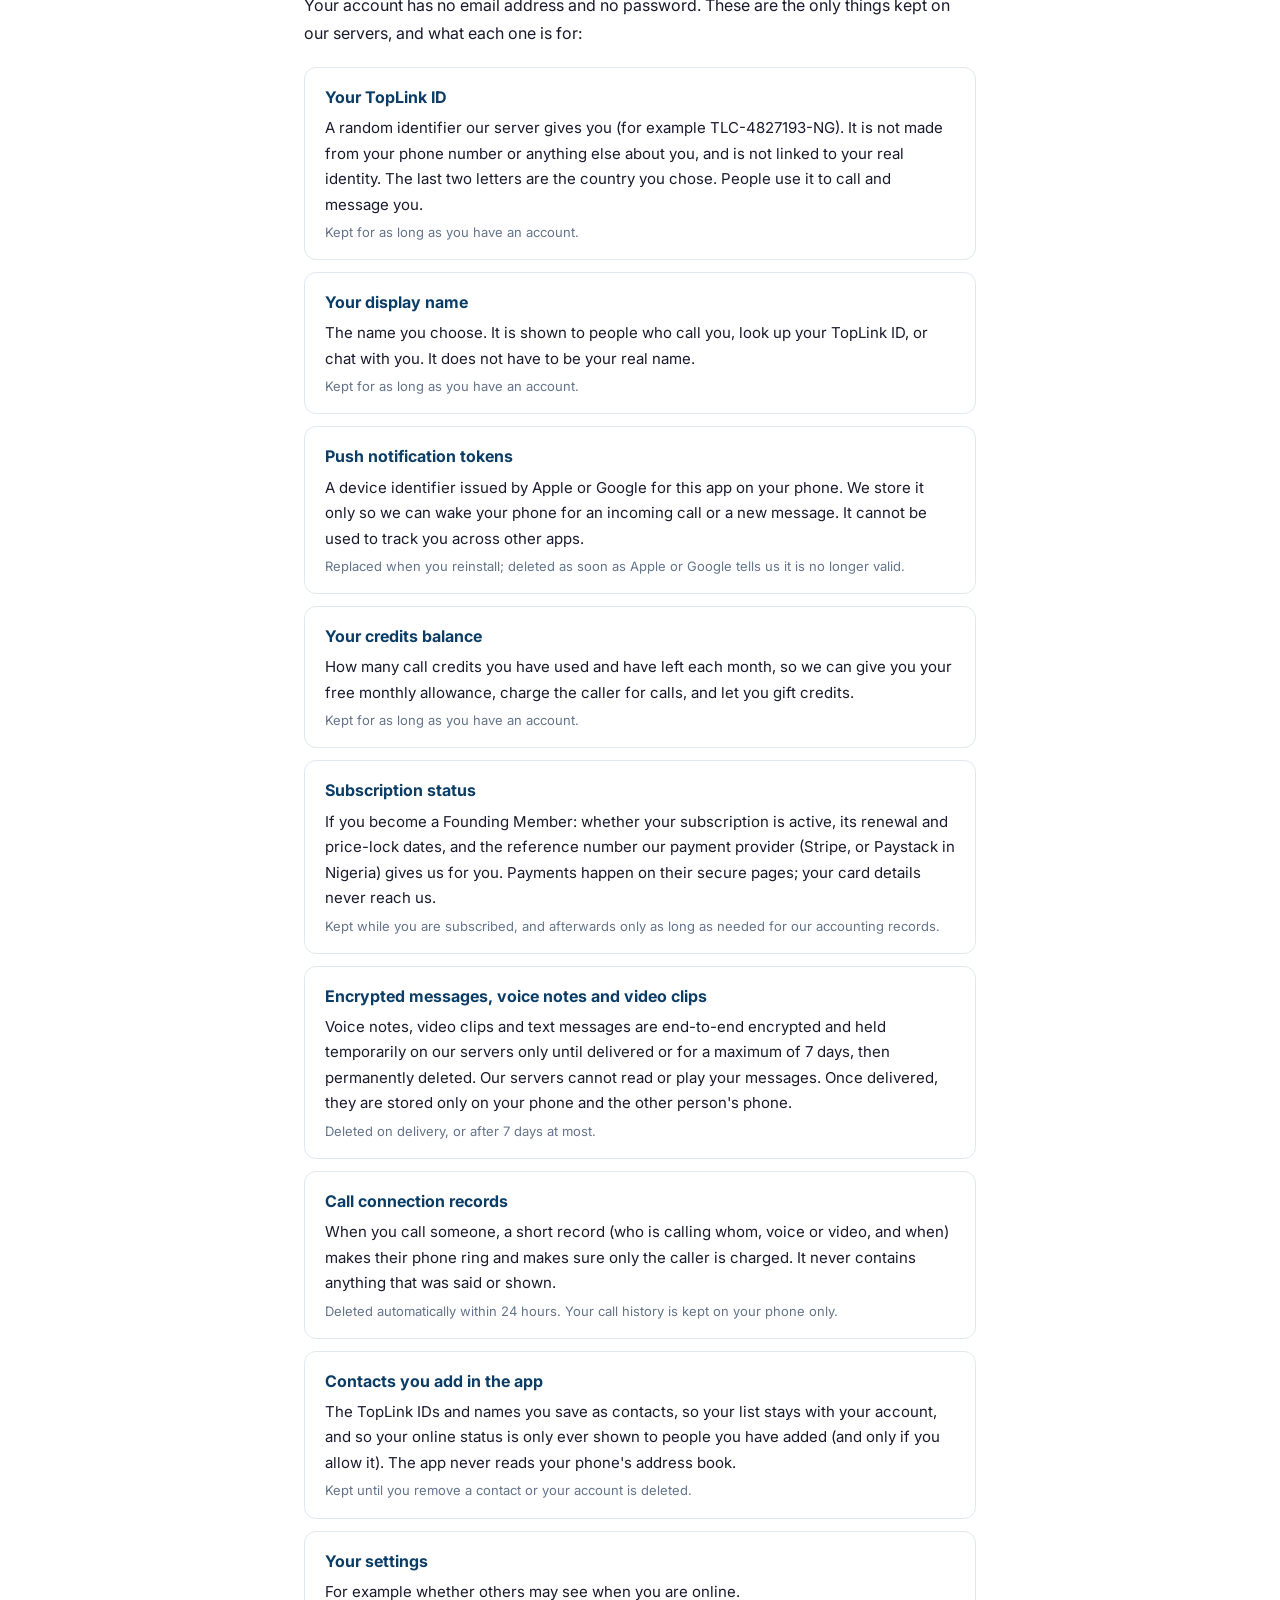
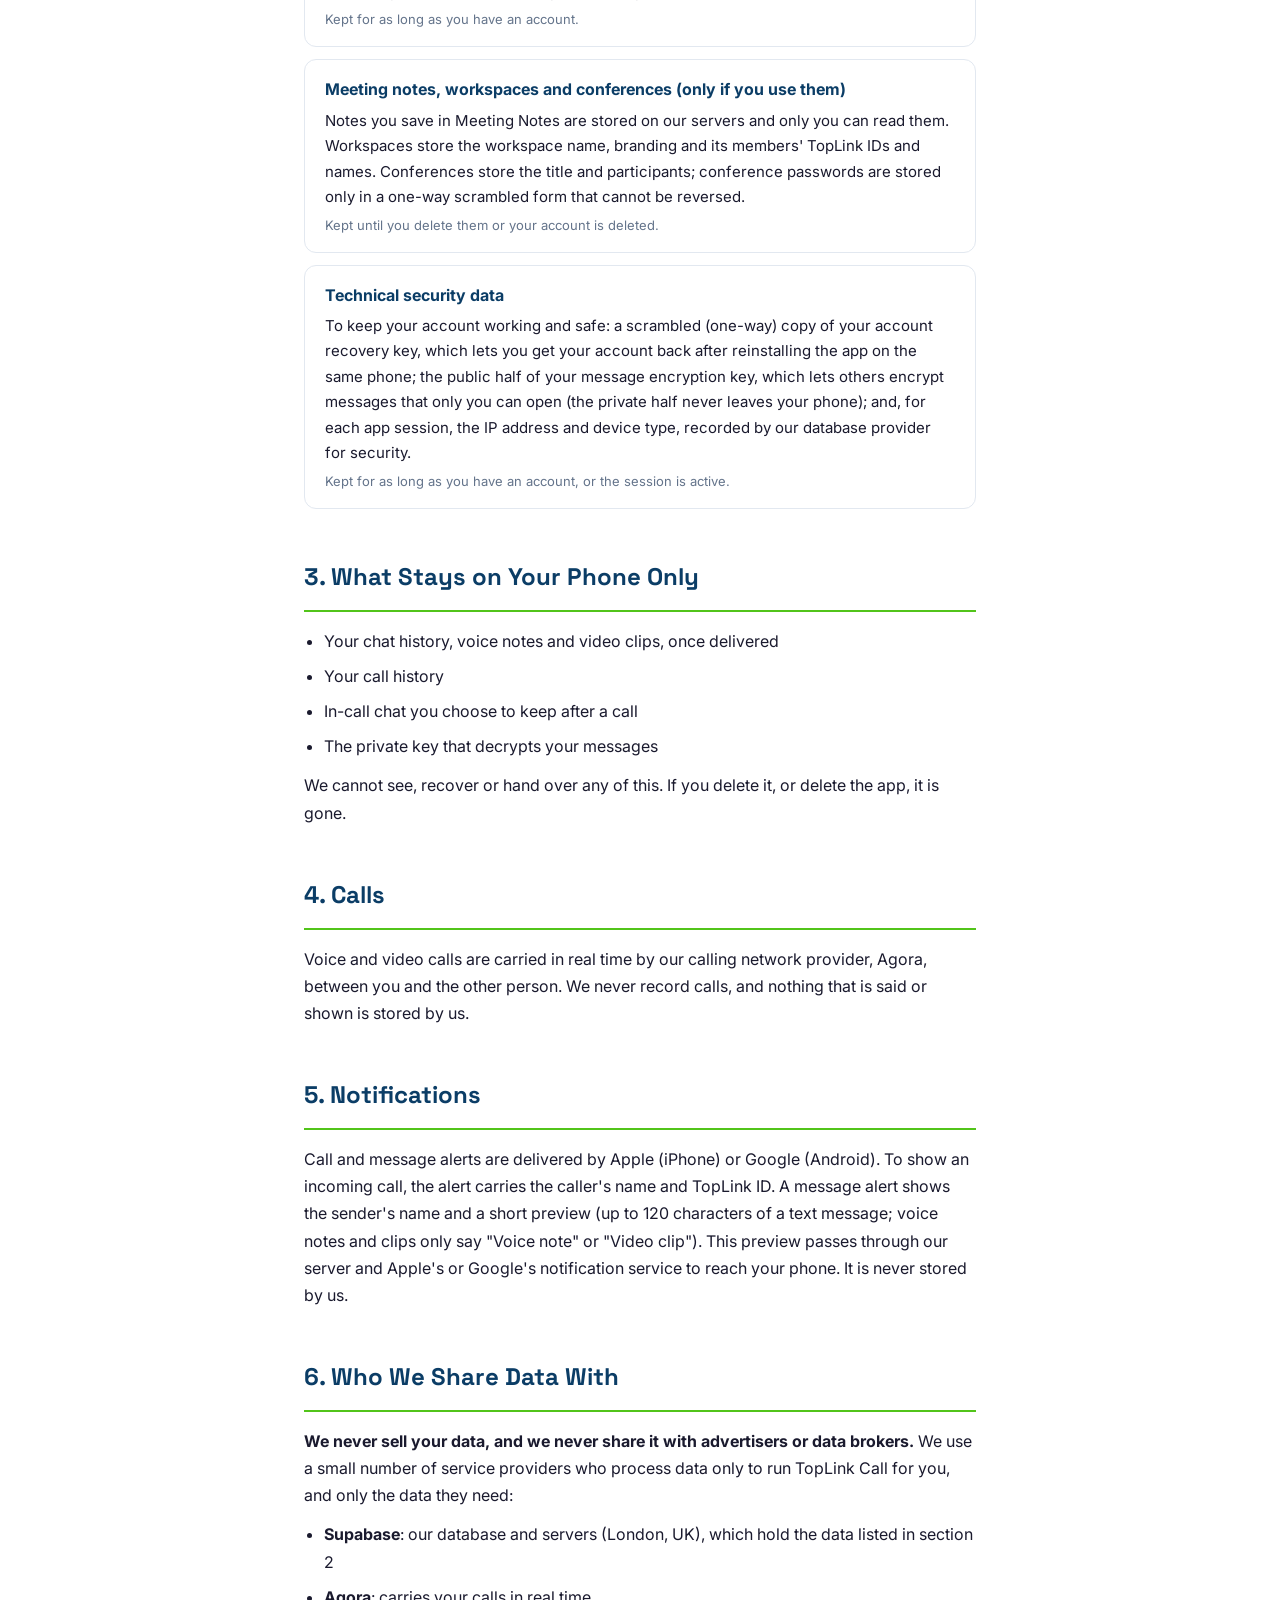
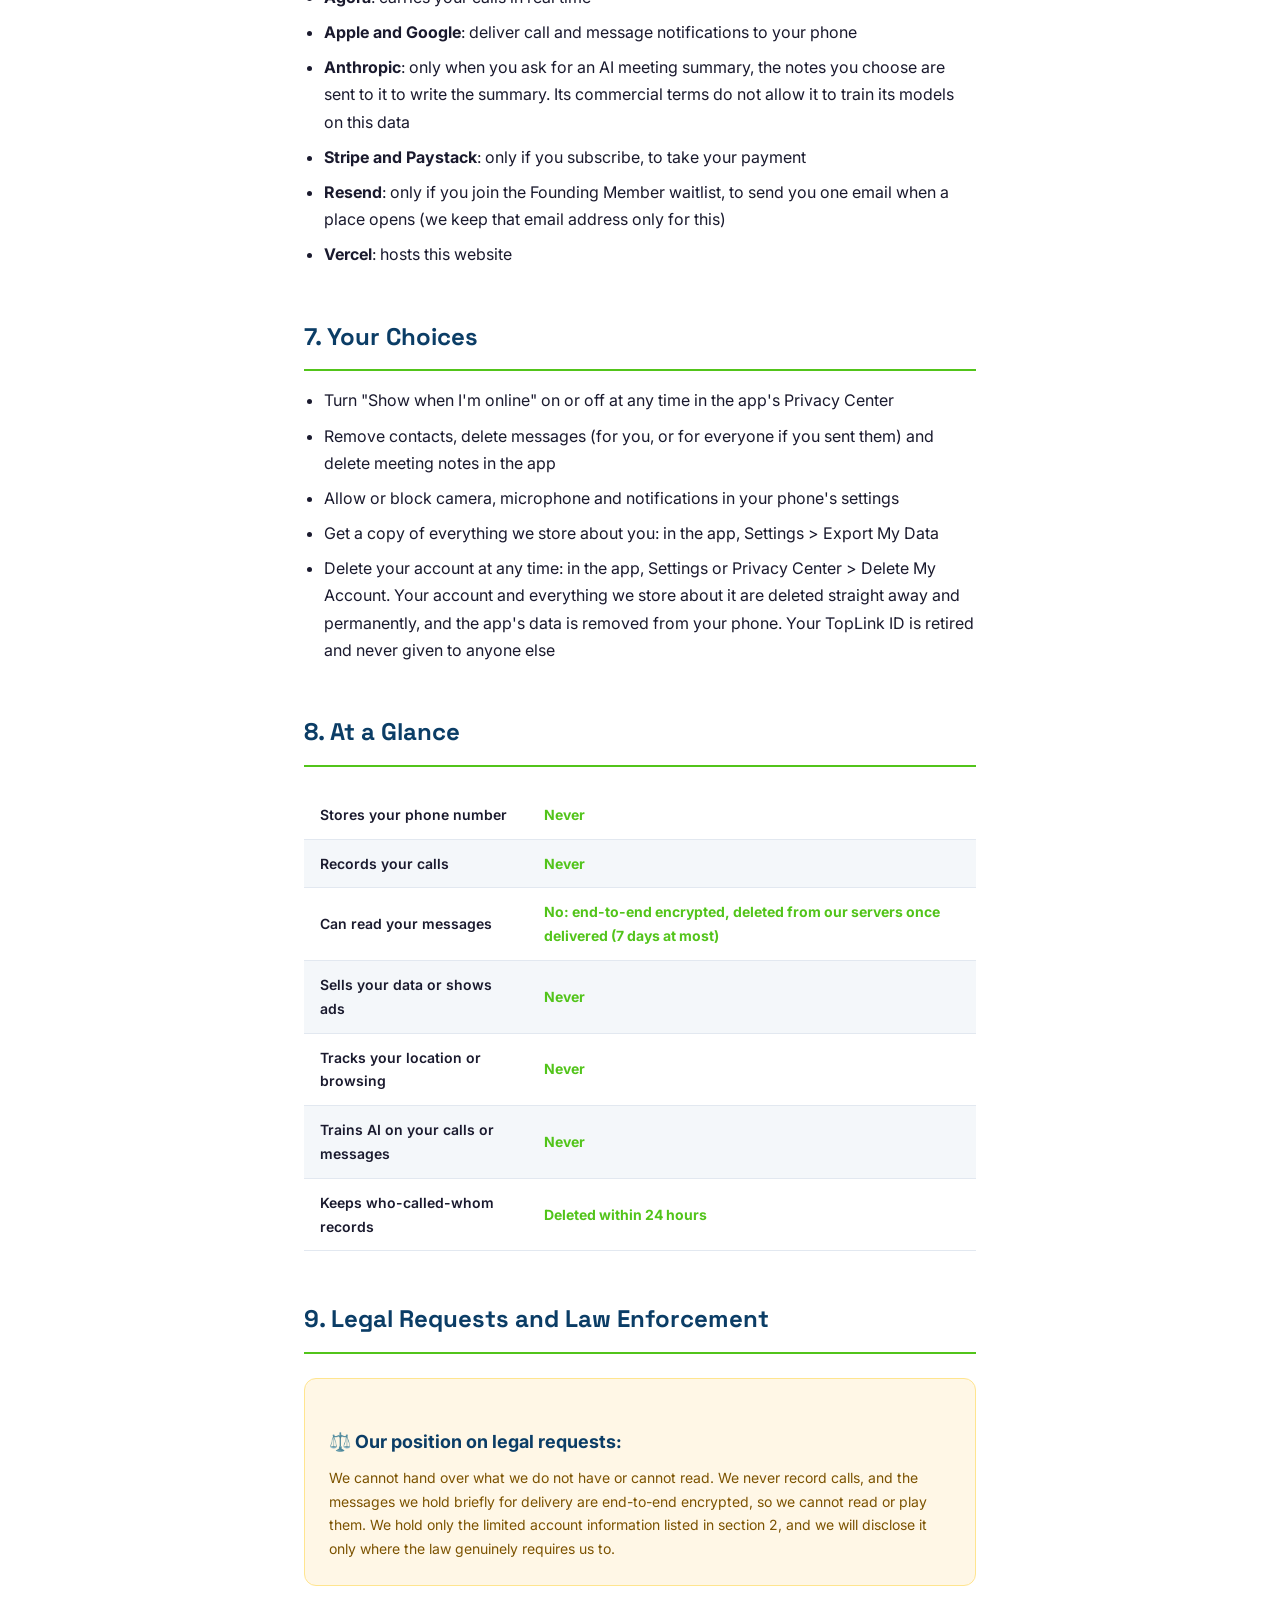
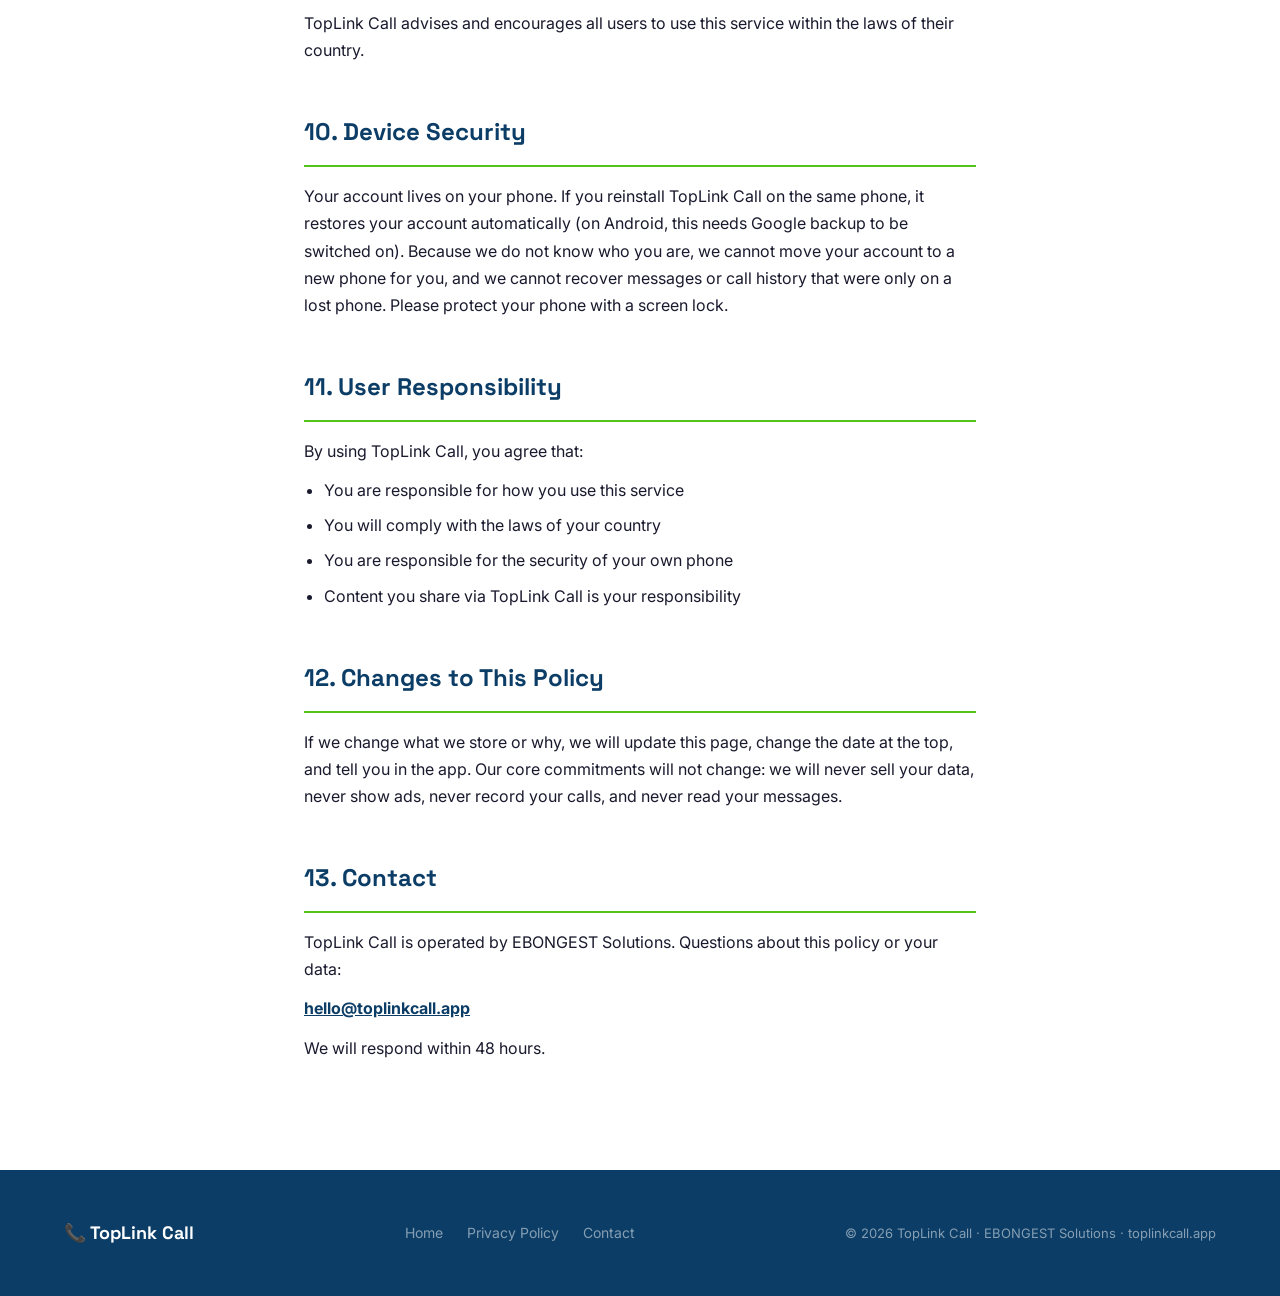
<file: privacy.html>
<!DOCTYPE html>
<html lang="en">
<head>
  <meta charset="UTF-8" />
  <meta name="viewport" content="width=device-width, initial-scale=1.0" />
  <title>Privacy Policy — TopLink Call</title>
  <meta name="description" content="What TopLink Call stores, why, and for how long. No phone numbers, no ads, no call recordings, and messages we cannot read." />
  <link rel="preconnect" href="https://fonts.googleapis.com" />
  <link href="https://fonts.googleapis.com/css2?family=Inter:wght@400;500;600;700;800&family=Space+Grotesk:wght@400;500;700&display=swap" rel="stylesheet" />
  <style>
    *, *::before, *::after { box-sizing: border-box; margin: 0; padding: 0; }
    :root { --navy: #0B3D66; --blue: #1A5F8C; --green: #52C41A; --white: #fff; --off-white: #F4F7FA; --text: #1A1A2E; --muted: #64748B; --border: #E2E8F0; }
    body { font-family: 'Inter', sans-serif; color: var(--text); background: var(--white); line-height: 1.7; }
    nav { position: fixed; top: 0; left: 0; right: 0; z-index: 100; display: flex; align-items: center; justify-content: space-between; padding: 16px 5%; background: rgba(255,255,255,0.95); backdrop-filter: blur(12px); border-bottom: 1px solid var(--border); }
    .nav-logo { display: flex; align-items: center; gap: 10px; font-family: 'Space Grotesk', sans-serif; font-weight: 700; font-size: 20px; color: var(--navy); text-decoration: none; }
    .nav-logo-icon { width: 36px; height: 36px; background: var(--navy); border-radius: 10px; display: flex; align-items: center; justify-content: center; font-size: 18px; }
    .nav-back { font-size: 14px; color: var(--navy); text-decoration: none; font-weight: 600; }

    .hero { background: var(--navy); padding: 120px 5% 60px; text-align: center; }
    .hero-badge { display: inline-flex; align-items: center; gap: 8px; background: rgba(82,196,26,0.15); border: 1px solid rgba(82,196,26,0.3); color: var(--green); font-size: 13px; font-weight: 700; padding: 6px 16px; border-radius: 100px; margin-bottom: 24px; }
    .hero h1 { font-family: 'Space Grotesk', sans-serif; font-size: clamp(32px, 6vw, 56px); font-weight: 700; color: #fff; line-height: 1.1; margin-bottom: 16px; }
    .hero p { font-size: 18px; color: rgba(255,255,255,0.7); max-width: 600px; margin: 0 auto; }
    .hero-date { font-size: 13px; color: rgba(255,255,255,0.4); margin-top: 16px; }

    .zero-banner { background: var(--green); padding: 32px 5%; text-align: center; }
    .zero-banner h2 { font-family: 'Space Grotesk', sans-serif; font-size: clamp(20px, 4vw, 32px); font-weight: 700; color: var(--navy); }
    .zero-banner p { font-size: 16px; color: rgba(11,61,102,0.75); margin-top: 8px; }

    .content { max-width: 800px; margin: 0 auto; padding: 60px 5%; }
    .section { margin-bottom: 48px; }
    .section h2 { font-family: 'Space Grotesk', sans-serif; font-size: 24px; font-weight: 700; color: var(--navy); margin-bottom: 16px; padding-bottom: 12px; border-bottom: 2px solid var(--green); }
    .section p { font-size: 16px; color: var(--text); margin-bottom: 12px; }
    .section ul { margin: 12px 0 12px 20px; display: flex; flex-direction: column; gap: 8px; }
    .section ul li { font-size: 16px; color: var(--text); }

    .zero-card { background: var(--navy); border-radius: 16px; padding: 32px; margin: 32px 0; }
    .zero-card h3 { font-family: 'Space Grotesk', sans-serif; font-size: 20px; font-weight: 700; color: #fff; margin-bottom: 16px; }
    .zero-grid { display: grid; grid-template-columns: repeat(auto-fit, minmax(180px, 1fr)); gap: 16px; }
    .zero-item { background: rgba(255,255,255,0.08); border-radius: 12px; padding: 16px; text-align: center; }
    .zero-item-icon { font-size: 28px; margin-bottom: 8px; }
    .zero-item-text { font-size: 13px; color: rgba(255,255,255,0.8); font-weight: 600; }

    .highlight-box { background: var(--off-white); border-left: 4px solid var(--green); border-radius: 0 12px 12px 0; padding: 20px 24px; margin: 20px 0; }
    .highlight-box p { margin: 0; font-size: 15px; color: var(--text); font-style: italic; }

    .comparison { width: 100%; border-collapse: collapse; margin: 24px 0; font-size: 14px; }
    .comparison th { background: var(--navy); color: #fff; padding: 12px 16px; text-align: left; font-weight: 700; }
    .comparison td { padding: 12px 16px; border-bottom: 1px solid var(--border); }
    .comparison tr:nth-child(even) { background: var(--off-white); }
    .yes { color: var(--green); font-weight: 700; }
    .no { color: #D32F2F; font-weight: 700; }

    .legal-box { background: #FFF7E6; border: 1px solid #FFE58F; border-radius: 12px; padding: 24px; margin: 24px 0; }
    .legal-box h3 { font-size: 16px; font-weight: 700; color: #D48806; margin-bottom: 8px; }
    .legal-box p { font-size: 14px; color: #7C5300; margin: 0; }

    footer { background: var(--navy); color: rgba(255,255,255,0.5); padding: 48px 5%; display: flex; align-items: center; justify-content: space-between; flex-wrap: wrap; gap: 24px; }
    .footer-logo { font-family: 'Space Grotesk', sans-serif; font-weight: 700; font-size: 18px; color: #fff; }
    .footer-links { display: flex; gap: 24px; list-style: none; }
    .footer-links a { color: rgba(255,255,255,0.5); text-decoration: none; font-size: 14px; }
    .footer-copy { font-size: 13px; }
    @media (max-width: 768px) { footer { flex-direction: column; text-align: center; } }
    .store-list { display: flex; flex-direction: column; gap: 12px; margin: 20px 0; }
    .store-item { border: 1px solid var(--border); border-radius: 12px; padding: 16px 20px; }
    .store-item h4 { font-size: 16px; font-weight: 700; color: var(--navy); margin-bottom: 4px; }
    .store-item p { font-size: 15px; margin: 0 0 4px; }
    .store-item .keep { font-size: 13px; color: var(--muted); margin: 0; }
    .section h3 { font-size: 18px; font-weight: 700; color: var(--navy); margin: 24px 0 8px; }
    .comparison td:first-child { font-weight: 600; }
    .section a { color: var(--navy); }
  </style>
</head>
<body>

<nav>
  <a href="/" class="nav-logo">
    <div class="nav-logo-icon">📞</div>
    TopLink Call
  </a>
  <a href="/" class="nav-back">← Back to Home</a>
</nav>

<div class="hero">
  <div class="hero-badge">🔒 Privacy First</div>
  <h1>We keep as little<br />as possible.</h1>
  <p>No phone numbers. No ads. No call recordings. Messages we cannot read. Here is exactly what TopLink Call stores, why, and for how long.</p>
  <div class="hero-date">Last updated: 9 October 2026</div>
</div>

<div class="zero-banner">
  <h2>We never sell your data. We never record your calls. We cannot read your messages.</h2>
  <p>We store only what the app needs to connect your calls and messages, and nothing else.</p>
</div>

<div class="content">

  <div class="section">
    <h2>1. What We Never Collect</h2>
    <div class="zero-card">
      <h3>None of this is ever stored on our servers:</h3>
      <div class="zero-grid">
        <div class="zero-item"><div class="zero-item-icon">🚫</div><div class="zero-item-text">Phone Numbers</div></div>
        <div class="zero-item"><div class="zero-item-icon">🚫</div><div class="zero-item-text">Call Recordings or Call Audio/Video</div></div>
        <div class="zero-item"><div class="zero-item-icon">🚫</div><div class="zero-item-text">Readable Messages, Voice Notes or Videos</div></div>
        <div class="zero-item"><div class="zero-item-icon">🚫</div><div class="zero-item-text">Location Data</div></div>
        <div class="zero-item"><div class="zero-item-icon">🚫</div><div class="zero-item-text">Your Phone's Address Book</div></div>
        <div class="zero-item"><div class="zero-item-icon">🚫</div><div class="zero-item-text">Passwords</div></div>
        <div class="zero-item"><div class="zero-item-icon">🚫</div><div class="zero-item-text">Advertising IDs or Tracking</div></div>
        <div class="zero-item"><div class="zero-item-icon">🚫</div><div class="zero-item-text">Card Details</div></div>
      </div>
    </div>
    <p>When you sign up, the app checks on your phone that your phone number matches the country you chose. The number is then discarded. It is never sent to us, saved, or logged.</p>
  </div>

  <div class="section">
    <h2>2. What We Store, and Why</h2>
    <p>Your account has no email address and no password. These are the only things kept on our servers, and what each one is for:</p>
    <div class="store-list">
      <div class="store-item">
        <h4>Your TopLink ID</h4>
        <p>A random identifier our server gives you (for example TLC-4827193-NG). It is not made from your phone number or anything else about you, and is not linked to your real identity. The last two letters are the country you chose. People use it to call and message you.</p>
        <p class="keep">Kept for as long as you have an account.</p>
      </div>
      <div class="store-item">
        <h4>Your display name</h4>
        <p>The name you choose. It is shown to people who call you, look up your TopLink ID, or chat with you. It does not have to be your real name.</p>
        <p class="keep">Kept for as long as you have an account.</p>
      </div>
      <div class="store-item">
        <h4>Push notification tokens</h4>
        <p>A device identifier issued by Apple or Google for this app on your phone. We store it only so we can wake your phone for an incoming call or a new message. It cannot be used to track you across other apps.</p>
        <p class="keep">Replaced when you reinstall; deleted as soon as Apple or Google tells us it is no longer valid.</p>
      </div>
      <div class="store-item">
        <h4>Your credits balance</h4>
        <p>How many call credits you have used and have left each month, so we can give you your free monthly allowance, charge the caller for calls, and let you gift credits.</p>
        <p class="keep">Kept for as long as you have an account.</p>
      </div>
      <div class="store-item">
        <h4>Subscription status</h4>
        <p>If you become a Founding Member: whether your subscription is active, its renewal and price-lock dates, and the reference number our payment provider (Stripe, or Paystack in Nigeria) gives us for you. Payments happen on their secure pages; your card details never reach us.</p>
        <p class="keep">Kept while you are subscribed, and afterwards only as long as needed for our accounting records.</p>
      </div>
      <div class="store-item">
        <h4>Encrypted messages, voice notes and video clips</h4>
        <p>Voice notes, video clips and text messages are end-to-end encrypted and held temporarily on our servers only until delivered or for a maximum of 7 days, then permanently deleted. Our servers cannot read or play your messages. Once delivered, they are stored only on your phone and the other person's phone.</p>
        <p class="keep">Deleted on delivery, or after 7 days at most.</p>
      </div>
      <div class="store-item">
        <h4>Call connection records</h4>
        <p>When you call someone, a short record (who is calling whom, voice or video, and when) makes their phone ring and makes sure only the caller is charged. It never contains anything that was said or shown.</p>
        <p class="keep">Deleted automatically within 24 hours. Your call history is kept on your phone only.</p>
      </div>
      <div class="store-item">
        <h4>Contacts you add in the app</h4>
        <p>The TopLink IDs and names you save as contacts, so your list stays with your account, and so your online status is only ever shown to people you have added (and only if you allow it). The app never reads your phone's address book.</p>
        <p class="keep">Kept until you remove a contact or your account is deleted.</p>
      </div>
      <div class="store-item">
        <h4>Your settings</h4>
        <p>For example whether others may see when you are online.</p>
        <p class="keep">Kept for as long as you have an account.</p>
      </div>
      <div class="store-item">
        <h4>Meeting notes, workspaces and conferences (only if you use them)</h4>
        <p>Notes you save in Meeting Notes are stored on our servers and only you can read them. Workspaces store the workspace name, branding and its members' TopLink IDs and names. Conferences store the title and participants; conference passwords are stored only in a one-way scrambled form that cannot be reversed.</p>
        <p class="keep">Kept until you delete them or your account is deleted.</p>
      </div>
      <div class="store-item">
        <h4>Technical security data</h4>
        <p>To keep your account working and safe: a scrambled (one-way) copy of your account recovery key, which lets you get your account back after reinstalling the app on the same phone; the public half of your message encryption key, which lets others encrypt messages that only you can open (the private half never leaves your phone); and, for each app session, the IP address and device type, recorded by our database provider for security.</p>
        <p class="keep">Kept for as long as you have an account, or the session is active.</p>
      </div>
    </div>
  </div>

  <div class="section">
    <h2>3. What Stays on Your Phone Only</h2>
    <ul>
      <li>Your chat history, voice notes and video clips, once delivered</li>
      <li>Your call history</li>
      <li>In-call chat you choose to keep after a call</li>
      <li>The private key that decrypts your messages</li>
    </ul>
    <p>We cannot see, recover or hand over any of this. If you delete it, or delete the app, it is gone.</p>
  </div>

  <div class="section">
    <h2>4. Calls</h2>
    <p>Voice and video calls are carried in real time by our calling network provider, Agora, between you and the other person. We never record calls, and nothing that is said or shown is stored by us.</p>
  </div>

  <div class="section">
    <h2>5. Notifications</h2>
    <p>Call and message alerts are delivered by Apple (iPhone) or Google (Android). To show an incoming call, the alert carries the caller's name and TopLink ID. A message alert shows the sender's name and a short preview (up to 120 characters of a text message; voice notes and clips only say "Voice note" or "Video clip"). This preview passes through our server and Apple's or Google's notification service to reach your phone. It is never stored by us.</p>
  </div>

  <div class="section">
    <h2>6. Who We Share Data With</h2>
    <p><strong>We never sell your data, and we never share it with advertisers or data brokers.</strong> We use a small number of service providers who process data only to run TopLink Call for you, and only the data they need:</p>
    <ul>
      <li><strong>Supabase</strong>: our database and servers (London, UK), which hold the data listed in section 2</li>
      <li><strong>Agora</strong>: carries your calls in real time</li>
      <li><strong>Apple and Google</strong>: deliver call and message notifications to your phone</li>
      <li><strong>Anthropic</strong>: only when you ask for an AI meeting summary, the notes you choose are sent to it to write the summary. Its commercial terms do not allow it to train its models on this data</li>
      <li><strong>Stripe and Paystack</strong>: only if you subscribe, to take your payment</li>
      <li><strong>Resend</strong>: only if you join the Founding Member waitlist, to send you one email when a place opens (we keep that email address only for this)</li>
      <li><strong>Vercel</strong>: hosts this website</li>
    </ul>
  </div>

  <div class="section">
    <h2>7. Your Choices</h2>
    <ul>
      <li>Turn "Show when I'm online" on or off at any time in the app's Privacy Center</li>
      <li>Remove contacts, delete messages (for you, or for everyone if you sent them) and delete meeting notes in the app</li>
      <li>Allow or block camera, microphone and notifications in your phone's settings</li>
      <li>Get a copy of everything we store about you: in the app, Settings &gt; Export My Data</li>
      <li>Delete your account at any time: in the app, Settings or Privacy Center &gt; Delete My Account. Your account and everything we store about it are deleted straight away and permanently, and the app's data is removed from your phone. Your TopLink ID is retired and never given to anyone else</li>
    </ul>
  </div>

  <div class="section">
    <h2>8. At a Glance</h2>
    <table class="comparison">
      <tbody>
        <tr><td>Stores your phone number</td><td class="yes">Never</td></tr>
        <tr><td>Records your calls</td><td class="yes">Never</td></tr>
        <tr><td>Can read your messages</td><td class="yes">No: end-to-end encrypted, deleted from our servers once delivered (7 days at most)</td></tr>
        <tr><td>Sells your data or shows ads</td><td class="yes">Never</td></tr>
        <tr><td>Tracks your location or browsing</td><td class="yes">Never</td></tr>
        <tr><td>Trains AI on your calls or messages</td><td class="yes">Never</td></tr>
        <tr><td>Keeps who-called-whom records</td><td class="yes">Deleted within 24 hours</td></tr>
      </tbody>
    </table>
  </div>

  <div class="section">
    <h2>9. Legal Requests and Law Enforcement</h2>
    <div class="legal-box">
      <h3>⚖️ Our position on legal requests:</h3>
      <p>We cannot hand over what we do not have or cannot read. We never record calls, and the messages we hold briefly for delivery are end-to-end encrypted, so we cannot read or play them. We hold only the limited account information listed in section 2, and we will disclose it only where the law genuinely requires us to.</p>
    </div>
    <p>TopLink Call advises and encourages all users to use this service within the laws of their country.</p>
  </div>

  <div class="section">
    <h2>10. Device Security</h2>
    <p>Your account lives on your phone. If you reinstall TopLink Call on the same phone, it restores your account automatically (on Android, this needs Google backup to be switched on). Because we do not know who you are, we cannot move your account to a new phone for you, and we cannot recover messages or call history that were only on a lost phone. Please protect your phone with a screen lock.</p>
  </div>

  <div class="section">
    <h2>11. User Responsibility</h2>
    <p>By using TopLink Call, you agree that:</p>
    <ul>
      <li>You are responsible for how you use this service</li>
      <li>You will comply with the laws of your country</li>
      <li>You are responsible for the security of your own phone</li>
      <li>Content you share via TopLink Call is your responsibility</li>
    </ul>
  </div>

  <div class="section">
    <h2>12. Changes to This Policy</h2>
    <p>If we change what we store or why, we will update this page, change the date at the top, and tell you in the app. Our core commitments will not change: we will never sell your data, never show ads, never record your calls, and never read your messages.</p>
  </div>

  <div class="section">
    <h2>13. Contact</h2>
    <p>TopLink Call is operated by EBONGEST Solutions. Questions about this policy or your data:</p>
    <p><strong><a href="mailto:hello@toplinkcall.app">hello@toplinkcall.app</a></strong></p>
    <p>We will respond within 48 hours.</p>
  </div>

</div>

<footer>
  <div class="footer-logo">📞 TopLink Call</div>
  <ul class="footer-links">
    <li><a href="/">Home</a></li>
    <li><a href="/privacy">Privacy Policy</a></li>
    <li><a href="mailto:hello@toplinkcall.app">Contact</a></li>
  </ul>
  <div class="footer-copy">© 2026 TopLink Call · EBONGEST Solutions · toplinkcall.app</div>
</footer>

</body>
</html>
</file>
<file: billing/billing.css>
/* /subscribe and /account. Same palette and fonts as index.html. */
*, *::before, *::after { box-sizing: border-box; margin: 0; padding: 0; }
:root {
  --navy: #0B3D66; --green: #52C41A; --white: #FFFFFF; --off-white: #F4F7FA;
  --text: #1A1A2E; --muted: #64748B; --border: #E2E8F0; --danger: #D32F2F;
}
body {
  font-family: 'Inter', sans-serif; color: var(--text); background: var(--off-white);
  min-height: 100vh; display: flex; flex-direction: column; align-items: center;
  padding: 24px 16px 48px;
}
header { width: 100%; max-width: 440px; margin-bottom: 24px; }
.logo { font-family: 'Space Grotesk', sans-serif; font-weight: 700; font-size: 20px; color: var(--navy); text-decoration: none; }
main { width: 100%; max-width: 440px; }
.card {
  background: var(--white); border: 1px solid var(--border); border-radius: 20px;
  padding: 28px 24px; display: flex; flex-direction: column; gap: 14px;
}
h1 { font-family: 'Space Grotesk', sans-serif; font-size: 26px; line-height: 1.2; color: var(--navy); }
p { font-size: 16px; line-height: 1.6; }
ul.offer { list-style: none; display: flex; flex-direction: column; gap: 6px; font-size: 16px; line-height: 1.5; }
ul.offer li::before { content: '✓  '; color: var(--green); font-weight: 700; }
.muted { color: var(--muted); font-size: 14px; }
.error { color: var(--danger); font-size: 15px; }
.note { background: var(--off-white); border-radius: 12px; padding: 12px 14px; font-size: 15px; }
label { font-size: 14px; font-weight: 600; color: var(--navy); }
input[type=email] {
  width: 100%; font: inherit; font-size: 16px; /* 16px stops iOS zooming on focus */
  padding: 12px 14px; border: 1px solid var(--border); border-radius: 12px; min-height: 48px;
}
button, .button {
  font: inherit; font-weight: 700; font-size: 16px; border: 0; border-radius: 12px; min-height: 48px;
  padding: 0 20px; cursor: pointer; text-align: center; text-decoration: none;
  display: inline-flex; align-items: center; justify-content: center;
}
.primary { background: var(--navy); color: var(--white); }
.danger { background: var(--white); color: var(--danger); border: 1px solid var(--danger); }
button:disabled { opacity: 0.6; cursor: default; }
footer { margin-top: 24px; max-width: 440px; text-align: center; }
footer a { color: var(--muted); }
</file>
